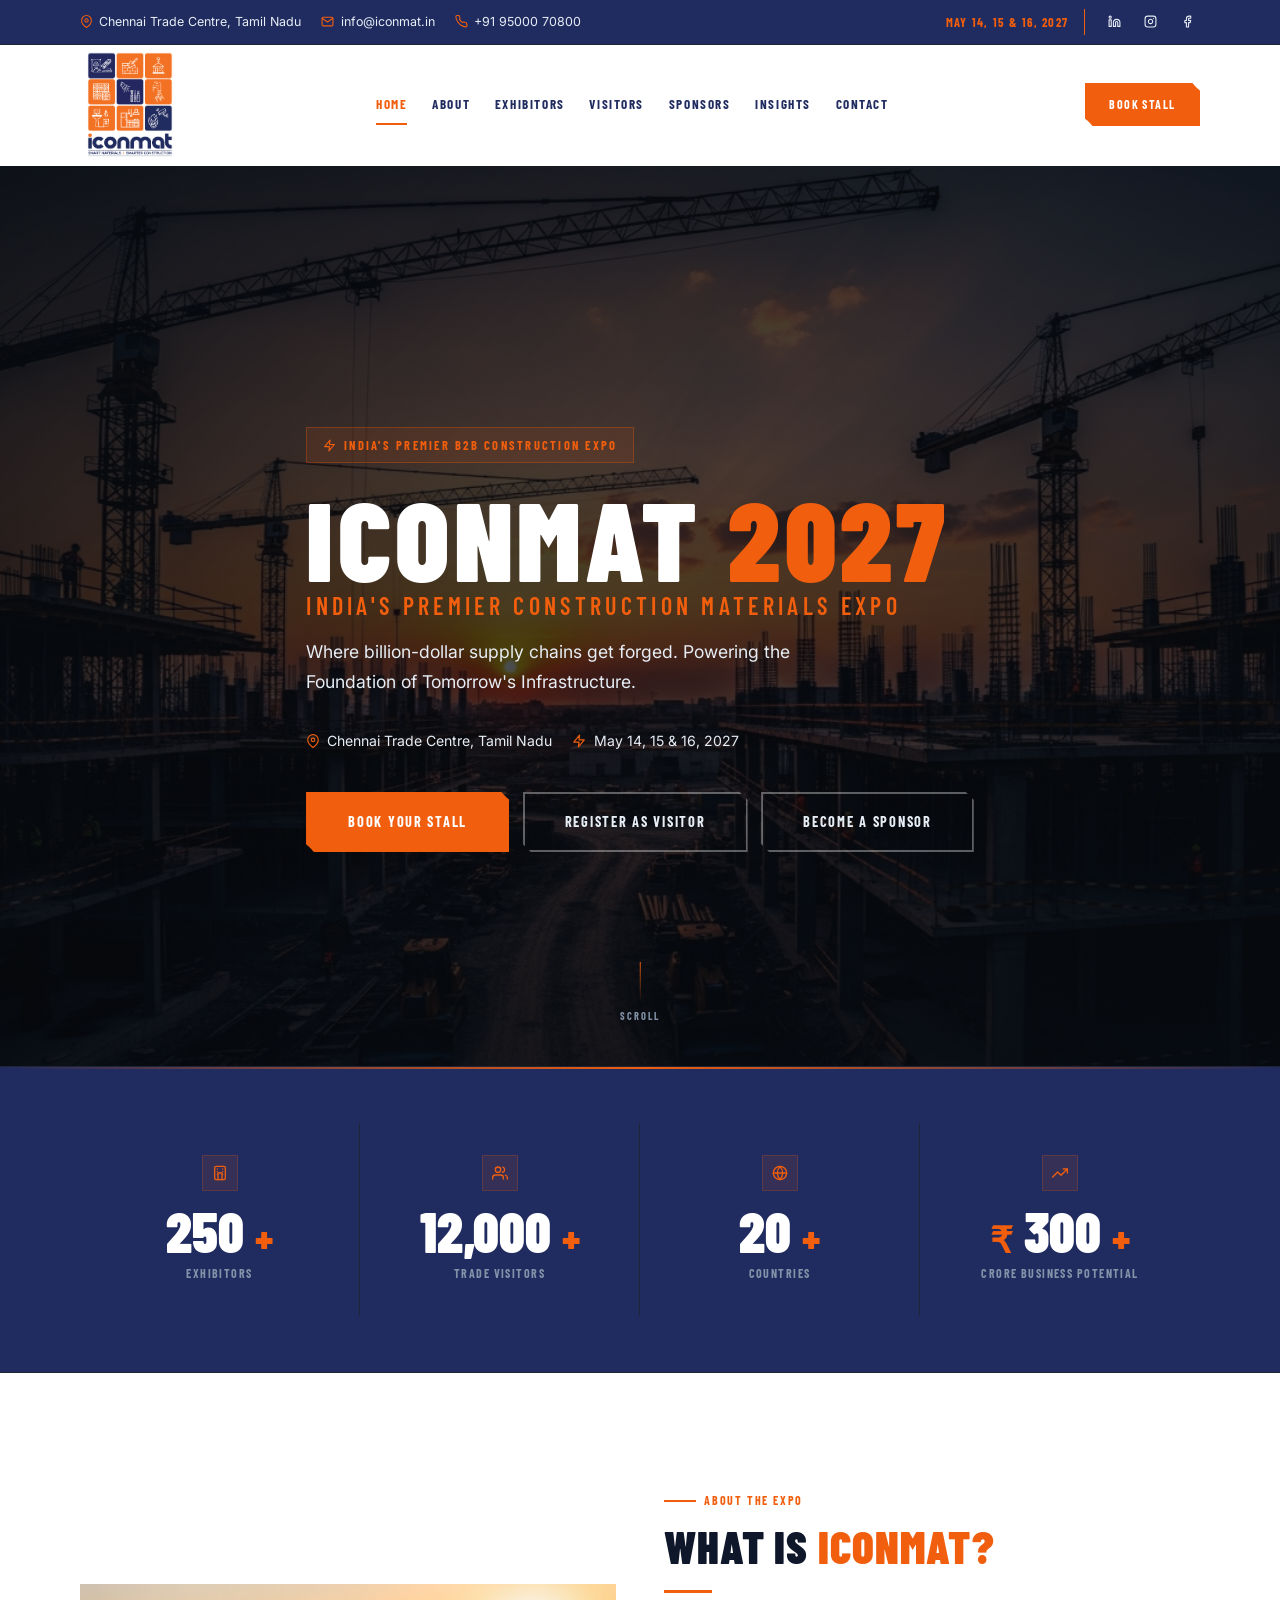
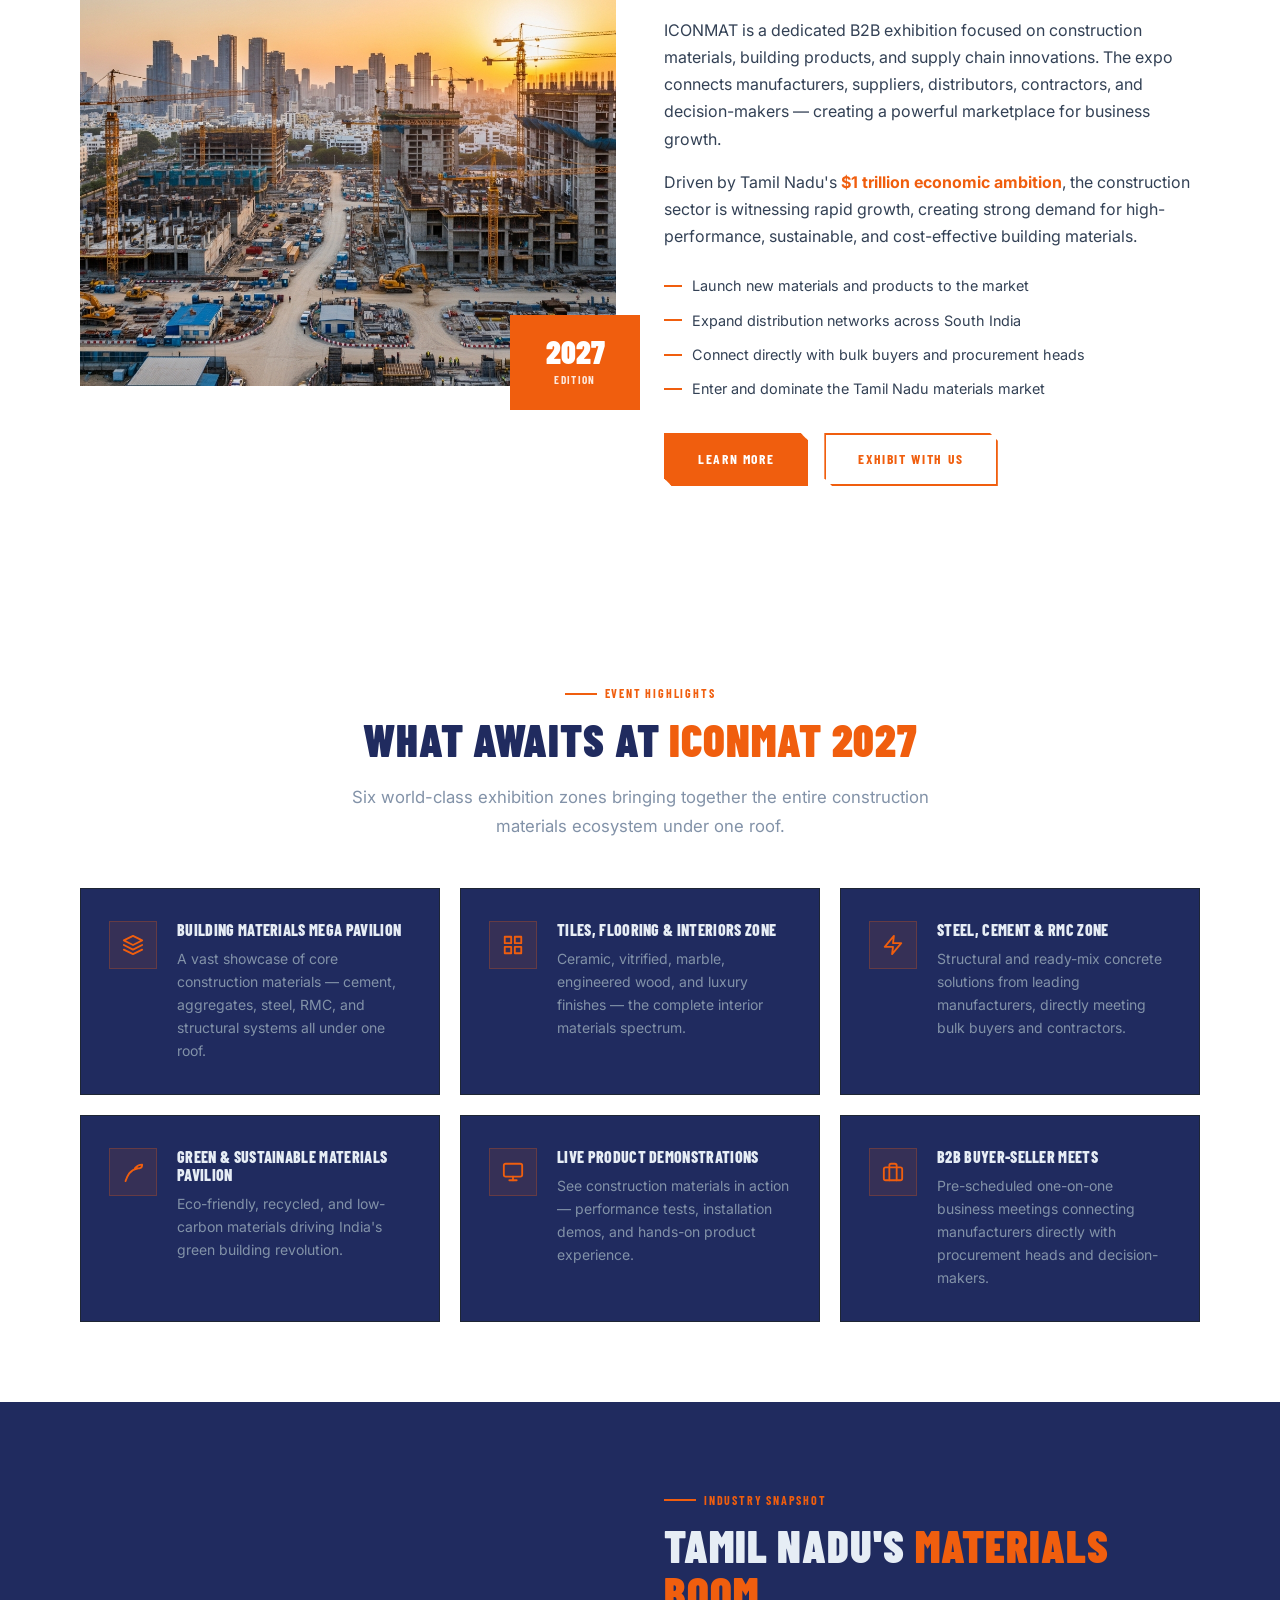
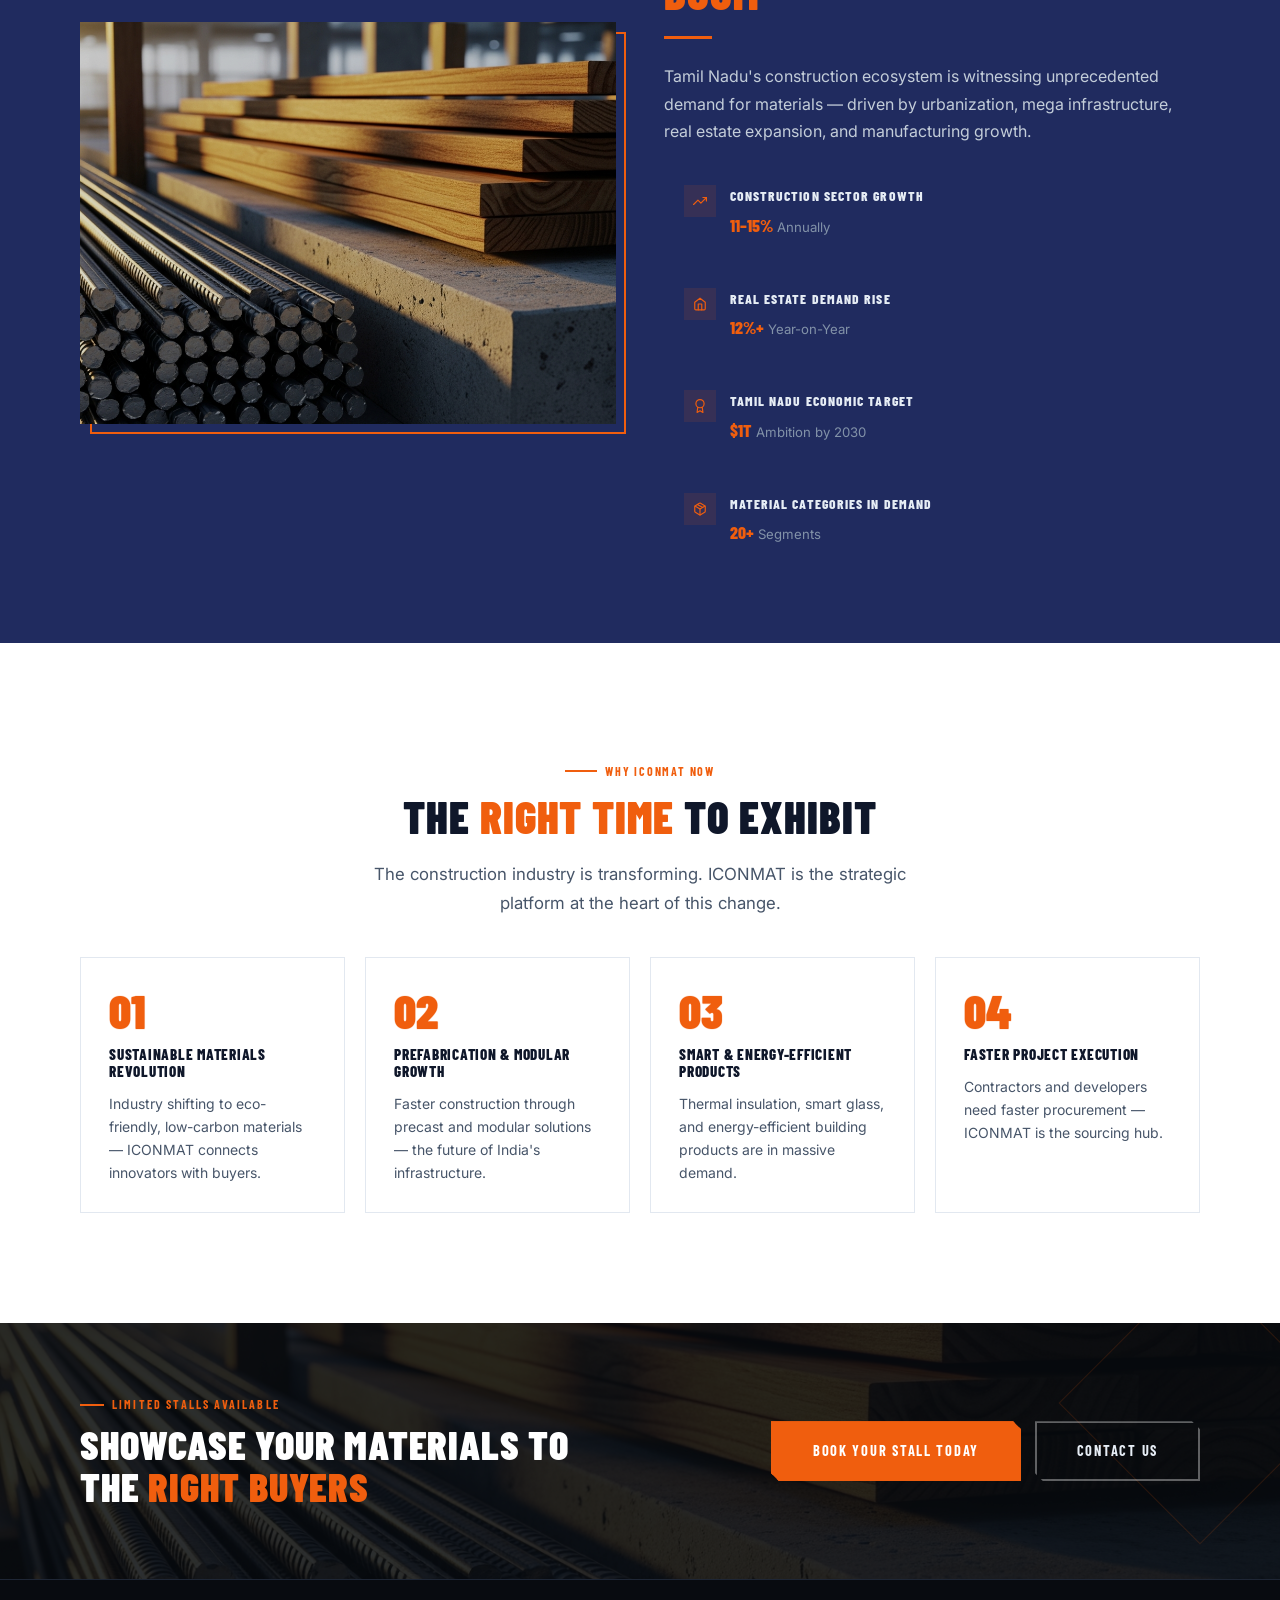
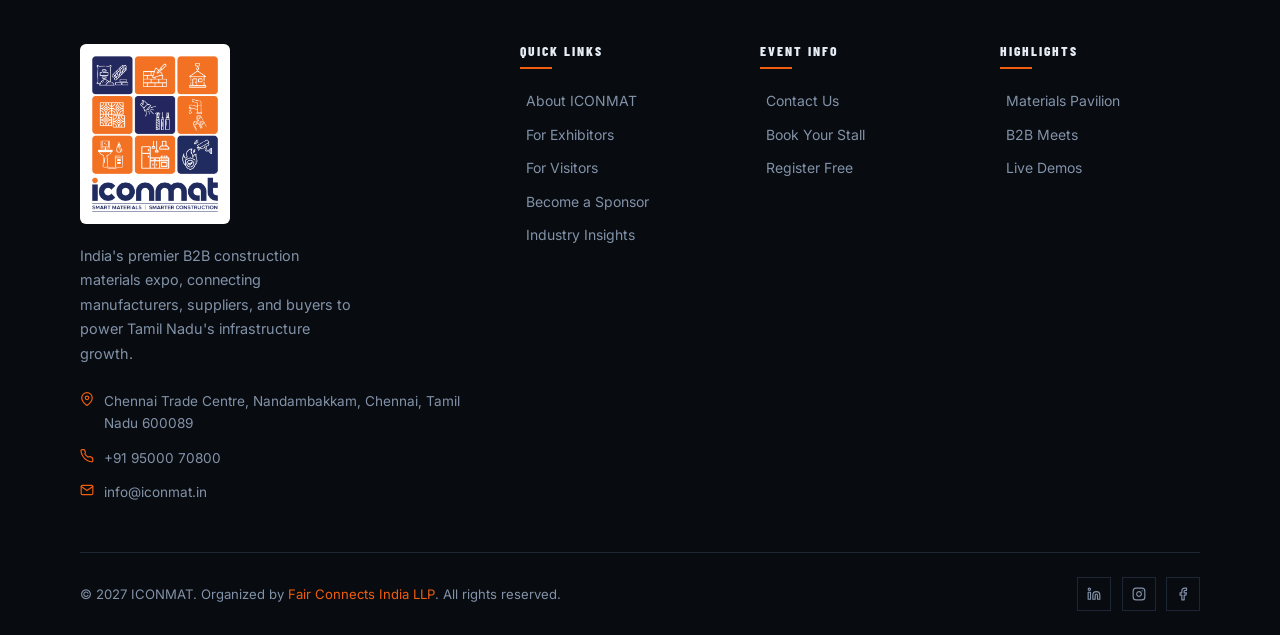
<file: index.html>
<!DOCTYPE html>
<html lang="en">

<head>
    <meta charset="UTF-8">
    <meta name="viewport" content="width=device-width, initial-scale=1.0">
    <title>ICONMAT 2027 | India's Premier Construction Materials Expo — Chennai</title>
    <meta name="description"
        content="ICONMAT 2027 — India's premier B2B construction materials expo at Chennai Trade Centre, Tamil Nadu. 250+ exhibitors, 12,000+ trade visitors, ₹300+ Crore business potential. Book your stall today.">
    <meta name="keywords"
        content="Construction Materials Expo India, Construction Expo Chennai, Building Materials Exhibition 2027, Construction Trade Show Tamil Nadu, B2B Construction Expo India, construction materials exhibition in Chennai 2027, building materials suppliers expo Tamil Nadu">
    <meta property="og:title" content="ICONMAT 2027 | Construction Materials Expo in Chennai, India">
    <meta property="og:description"
        content="Join ICONMAT 2027 – India’s leading construction materials expo in Chennai. Connect with suppliers and grow your business.">
    <meta property="og:type" content="website">
    <meta property="og:image" content="https://www.iconmat.in/assets/images/hero-home.png">
    <meta property="og:url" content="https://www.iconmat.in/">
    <meta name="twitter:card" content="summary_large_image">
    <link rel="icon" href="assets/images/favicon.svg" type="image/svg+xml">
    <link rel="canonical" href="https://www.iconmat.in/">

    <!-- Google Fonts -->
    <link rel="preconnect" href="https://fonts.googleapis.com">
    <link rel="preconnect" href="https://fonts.gstatic.com" crossorigin>
    <link
        href="https://fonts.googleapis.com/css2?family=Barlow+Condensed:ital,wght@0,400;0,600;0,700;0,800;0,900;1,700&family=Inter:wght@300;400;500;600;700&display=swap"
        rel="stylesheet">

    <!-- CSS — Shared -->
    <link rel="stylesheet" href="assets/css/base.css">
    <link rel="stylesheet" href="assets/css/navbar.css">
    <link rel="stylesheet" href="assets/css/footer.css">
    <!-- CSS — Page Sections -->
    <link rel="stylesheet" href="assets/css/hero.css">
    <link rel="stylesheet" href="assets/css/stats.css">
    <link rel="stylesheet" href="assets/css/highlights.css">
    <link rel="stylesheet" href="assets/css/categories.css">
    <link rel="stylesheet" href="assets/css/cta-banner.css">

    <!-- Schema.org Organization + Event JSON-LD -->
    <script type="application/ld+json">
  {
    "@context": "https://schema.org",
    "@type": "Event",
    "name": "ICONMAT 2027",
    "description": "India's Premier B2B Construction Materials Expo — Chennai Trade Centre, Tamil Nadu",
    "startDate": "2027-04-15",
    "endDate": "2027-04-18",
    "location": {
      "@type": "Place",
      "name": "Chennai Trade Centre",
      "address": {
        "@type": "PostalAddress",
        "streetAddress": "Nandambakkam",
        "addressLocality": "Chennai",
        "addressRegion": "Tamil Nadu",
        "postalCode": "600089",
        "addressCountry": "IN"
      }
    },
    "organizer": {
      "@type": "Organization",
      "name": "Fair Connects India LLP",
      "email": "info@iconmat.in"
    },
    "eventStatus": "https://schema.org/EventScheduled",
    "eventAttendanceMode": "https://schema.org/OfflineEventAttendanceMode"
  }
  </script>
</head>

<body>

    <!-- Navbar (injected by navbar.js) -->
    <div id="navbar-placeholder" role="banner"></div>

    <main>
        <!-- Hero Section -->
        <section id="hero" aria-label="Hero Banner"></section>

        <!-- Key Stats -->
        <section id="stats-section" aria-label="Key Statistics"></section>

        <!-- About ICONMAT -->
        <section id="about-intro" aria-label="About ICONMAT"></section>

        <!-- Event Highlights -->
        <section id="highlights-section" aria-label="Event Highlights"></section>

        <!-- Industry Snapshot -->
        <section id="industry-section" aria-label="Industry Snapshot"></section>

        <!-- Why ICONMAT Now -->
        <section id="why-section" aria-label="Why ICONMAT Now"></section>

        <!-- CTA Banner -->
        <div id="cta-section" aria-label="Call to Action"></div>
    </main>

    <!-- Footer (injected by footer.js) -->
    <div id="footer-placeholder" role="contentinfo"></div>

    <!-- JS — Data & Shared Components -->
    <script src="assets/js/data.js"></script>
    <script src="assets/js/icons.js"></script>
    <script src="assets/js/navbar.js"></script>
    <script src="assets/js/footer.js"></script>
    <script src="assets/js/animations.js"></script>
    <!-- JS — Page Section -->
    <script src="assets/js/home.js"></script>

</body>

</html>
</file>
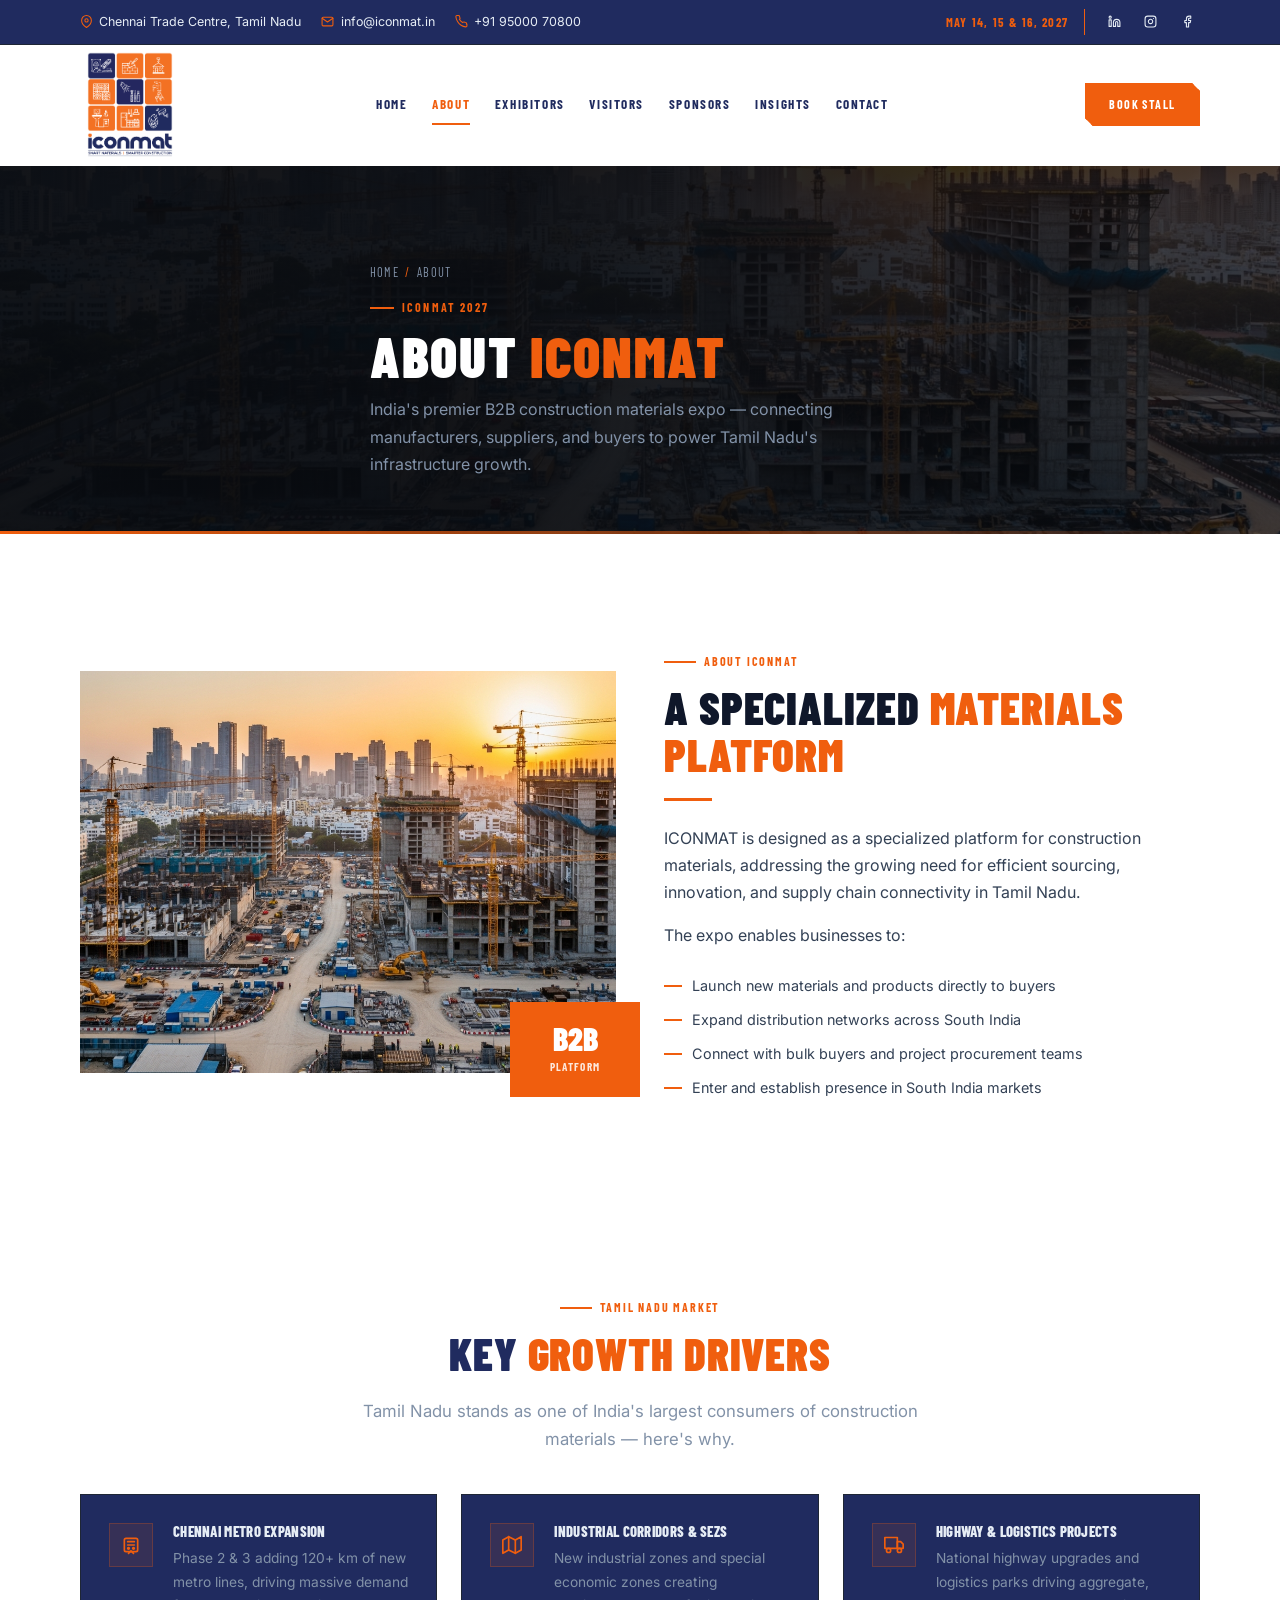
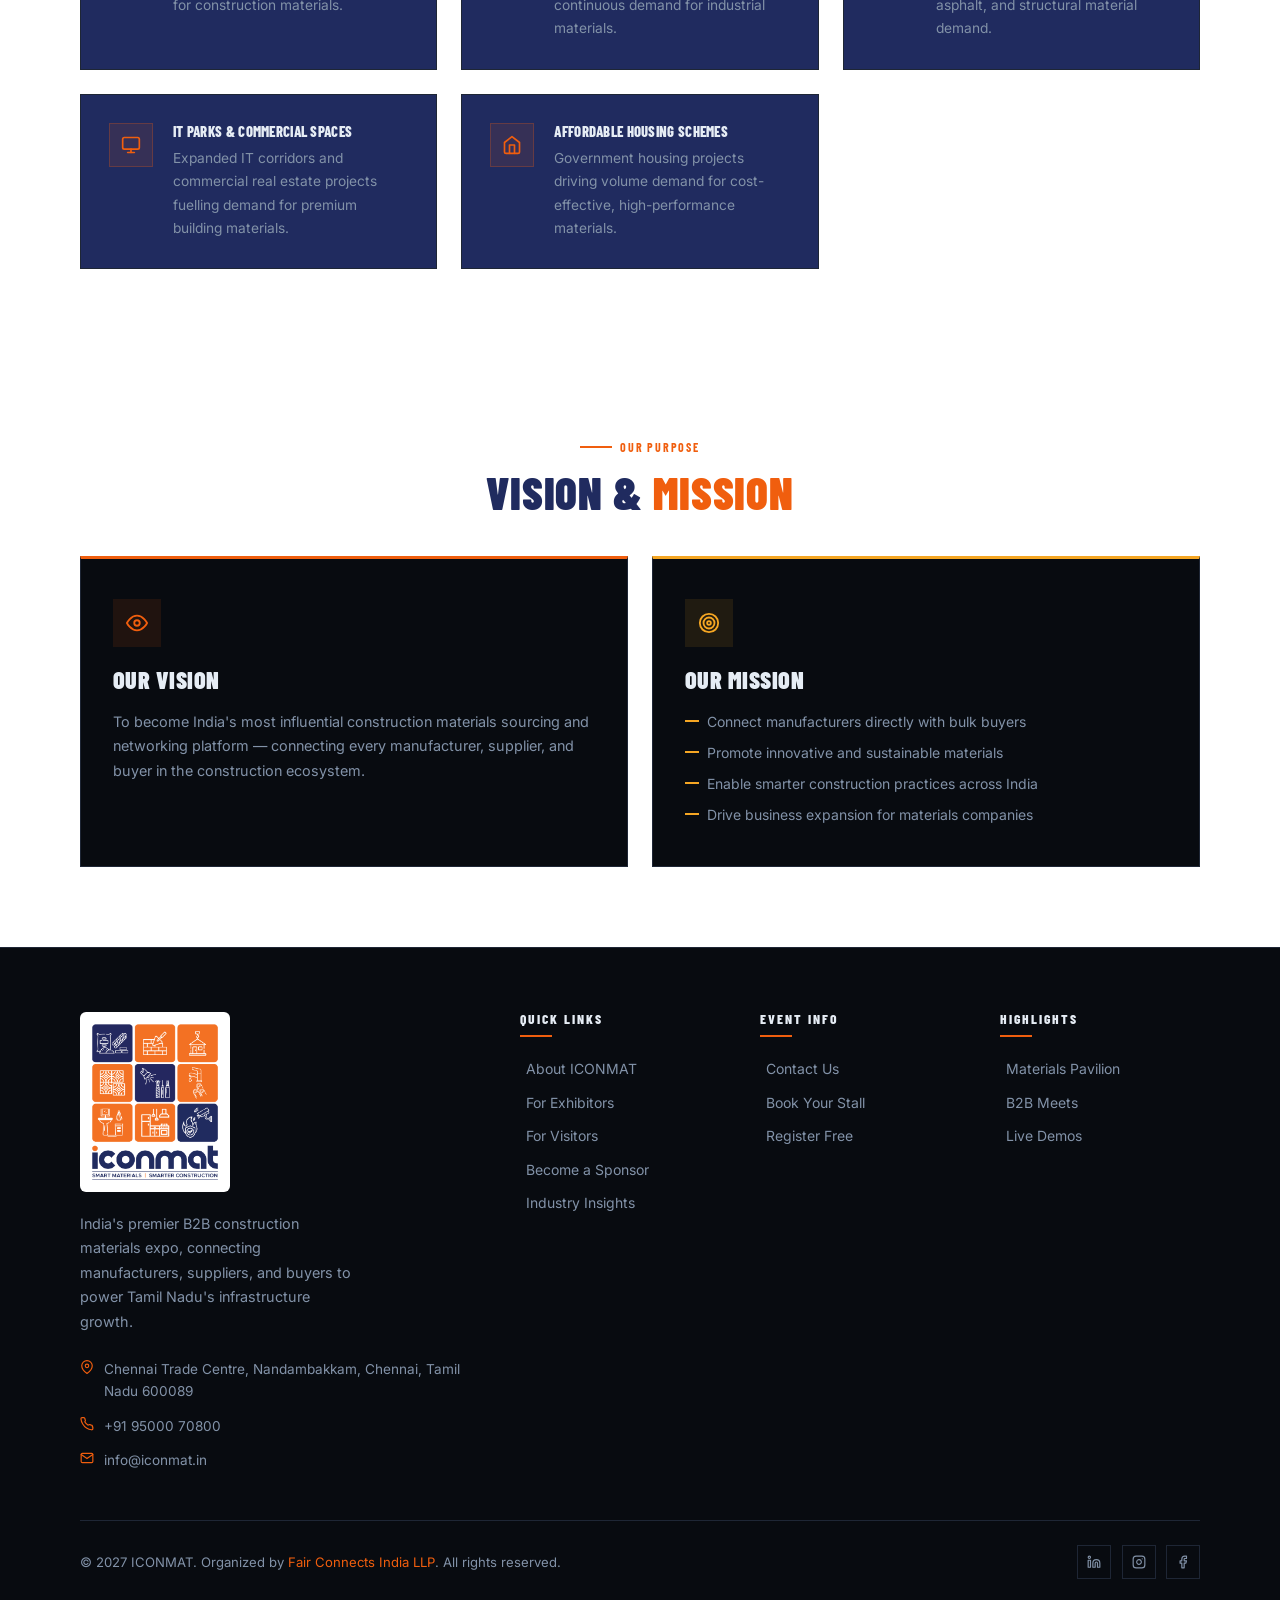
<file: about.html>
<!DOCTYPE html>
<html lang="en">

<head>
    <meta charset="UTF-8">
    <meta name="viewport" content="width=device-width, initial-scale=1.0">
    <title>About ICONMAT 2027 | Infrastructure & Sourcing</title>
    <meta name="description"
        content="Learn about ICONMAT — India's premier B2B platform for construction materials sourcing, infrastructure supply chain, and networking in Tamil Nadu.">
    <meta name="keywords" content="construction materials sourcing, infrastructure supply chain, B2B exhibitions India, Chennai trade events, construction industry">
    <meta property="og:title" content="About ICONMAT 2027 | Infrastructure & Sourcing">
    <meta property="og:description"
        content="Learn about ICONMAT — India's premier B2B platform for construction materials sourcing, infrastructure supply chain, and networking in Tamil Nadu.">
    <meta property="og:type" content="website">
    <meta property="og:image" content="https://www.iconmat.in/assets/images/hero-about.png">
    <meta property="og:url" content="https://www.iconmat.in/about.html">
    <meta name="twitter:card" content="summary_large_image">
    <link rel="icon" href="assets/images/favicon.svg" type="image/svg+xml">
    <link rel="canonical" href="https://www.iconmat.in/about.html">

    <!-- Schema.org Organization JSON-LD -->
    <script type="application/ld+json">
    {
      "@context": "https://schema.org",
      "@type": "Organization",
      "name": "Fair Connects India LLP",
      "url": "https://www.iconmat.in/about.html",
      "logo": "https://www.iconmat.in/assets/images/favicon.svg",
      "description": "Organizers of India's premier B2B construction materials expos and infrastructure events.",
      "contactPoint": {
        "@type": "ContactPoint",
        "telephone": "+91 95000 70800",
        "contactType": "customer service",
        "email": "info@iconmat.in",
        "availableLanguage": "English"
      }
    }
    </script>

    <link rel="preconnect" href="https://fonts.googleapis.com">
    <link rel="preconnect" href="https://fonts.gstatic.com" crossorigin>
    <link
        href="https://fonts.googleapis.com/css2?family=Barlow+Condensed:ital,wght@0,400;0,600;0,700;0,800;0,900;1,700&family=Inter:wght@300;400;500;600;700&display=swap"
        rel="stylesheet">

    <link rel="stylesheet" href="assets/css/base.css">
    <link rel="stylesheet" href="assets/css/navbar.css">
    <link rel="stylesheet" href="assets/css/footer.css">
    <link rel="stylesheet" href="assets/css/page-hero.css">
    <link rel="stylesheet" href="assets/css/categories.css">
    <link rel="stylesheet" href="assets/css/contact-form.css">
</head>

<body>

    <div id="navbar-placeholder" role="banner"></div>

    <main>
        <!-- Page Hero -->
        <section id="page-hero" aria-label="About Page Header" style="background-image: none;">
            <div class="page-hero-bg" style="background-image:url('assets/images/hero-about.png')"></div>
            <div class="page-hero-overlay"></div>
            <div class="container">
                <div class="page-hero-content">
                    <nav class="page-hero-breadcrumb" aria-label="Breadcrumb">
                        <a href="index.html">Home</a>
                        <span class="sep">/</span>
                        <span>About</span>
                    </nav>
                    <div class="page-hero-tag">ICONMAT 2027</div>
                    <h1 class="page-hero-title">About <span>ICONMAT</span></h1>
                    <p class="page-hero-desc">India's premier B2B construction materials expo — connecting
                        manufacturers, suppliers, and buyers to power Tamil Nadu's infrastructure growth.</p>
                </div>
            </div>
        </section>

        <!-- About Intro -->
        <section id="about-intro" aria-label="About ICONMAT Details"></section>

        <!-- Growth Drivers -->
        <section id="growth-drivers" style="padding: var(--section-py) 0;" aria-label="Key Growth Drivers"></section>

        <!-- Vision & Mission -->
        <section id="vision-mission" aria-label="Vision and Mission"></section>
    </main>

    <div id="footer-placeholder" role="contentinfo"></div>

    <script src="assets/js/data.js"></script>
    <script src="assets/js/icons.js"></script>
    <script src="assets/js/navbar.js"></script>
    <script src="assets/js/footer.js"></script>
    <script src="assets/js/animations.js"></script>
    <script src="assets/js/about.js"></script>

</body>

</html>
</file>
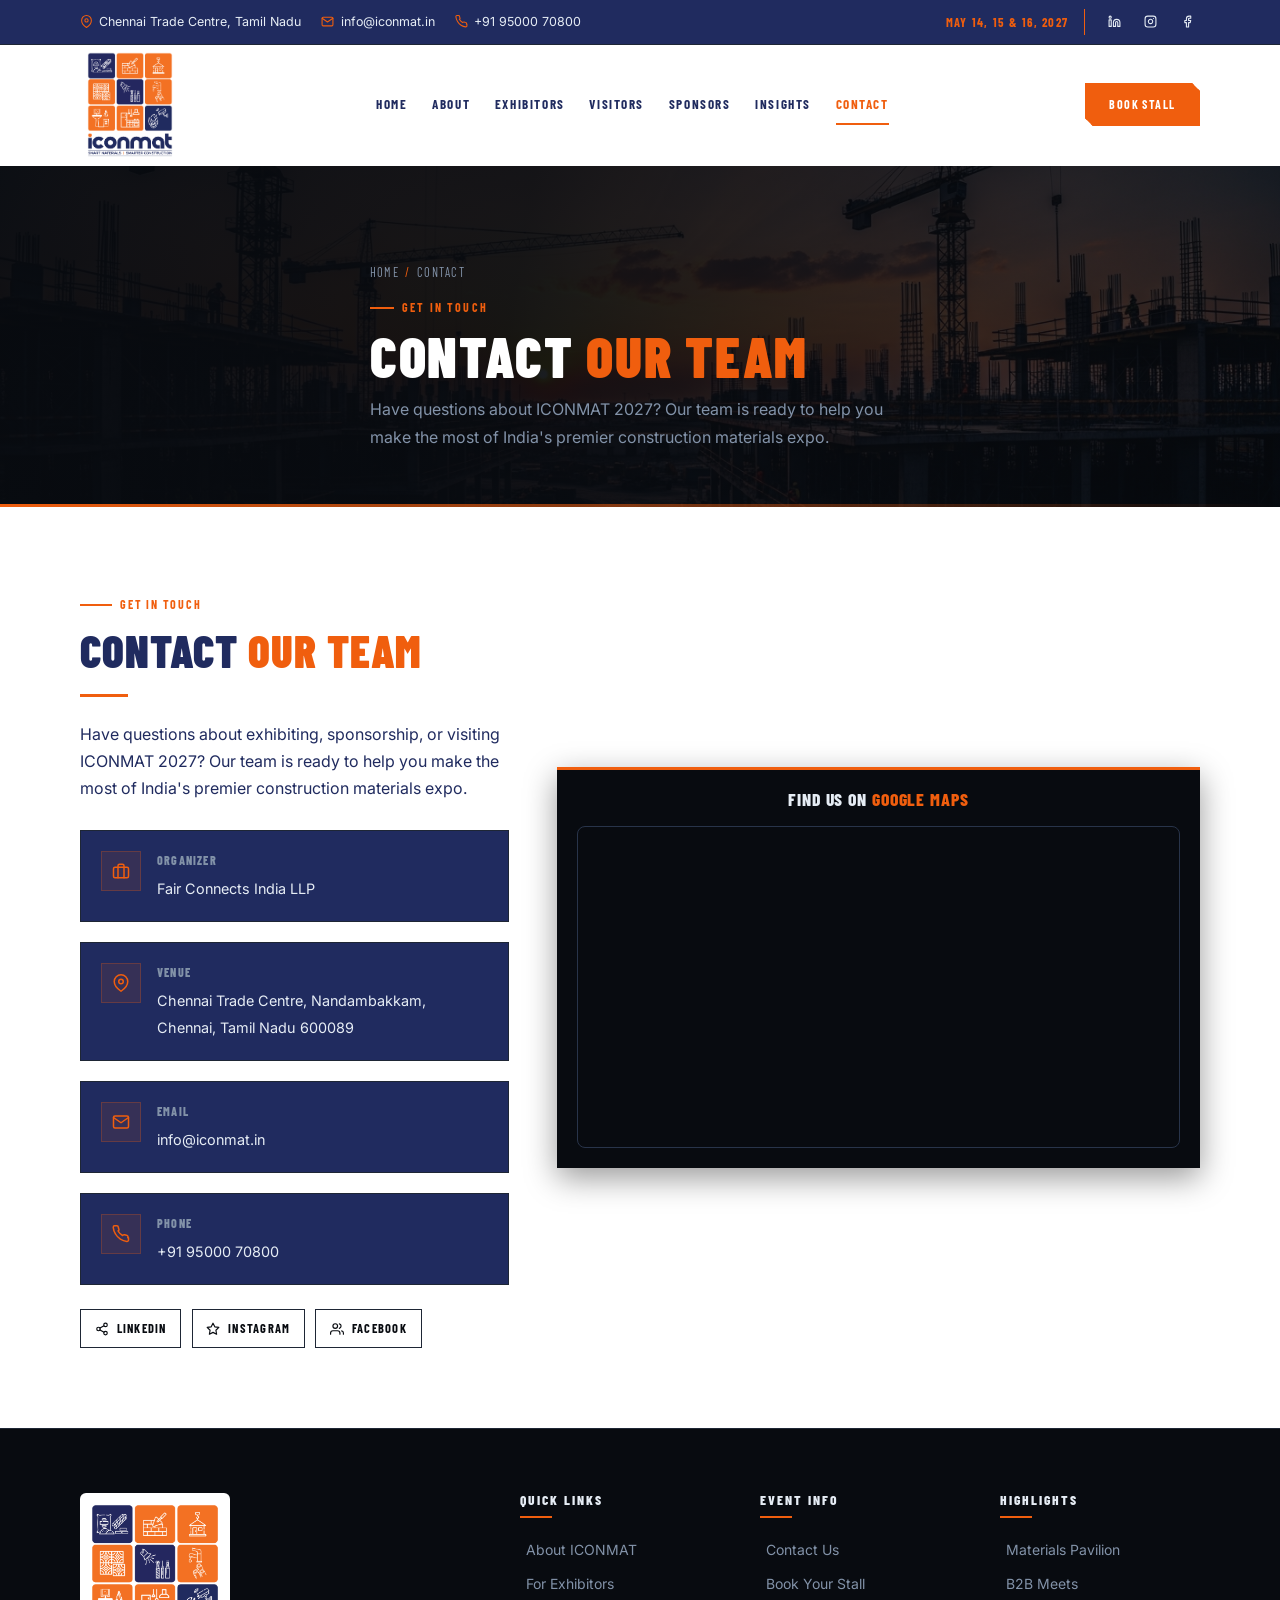
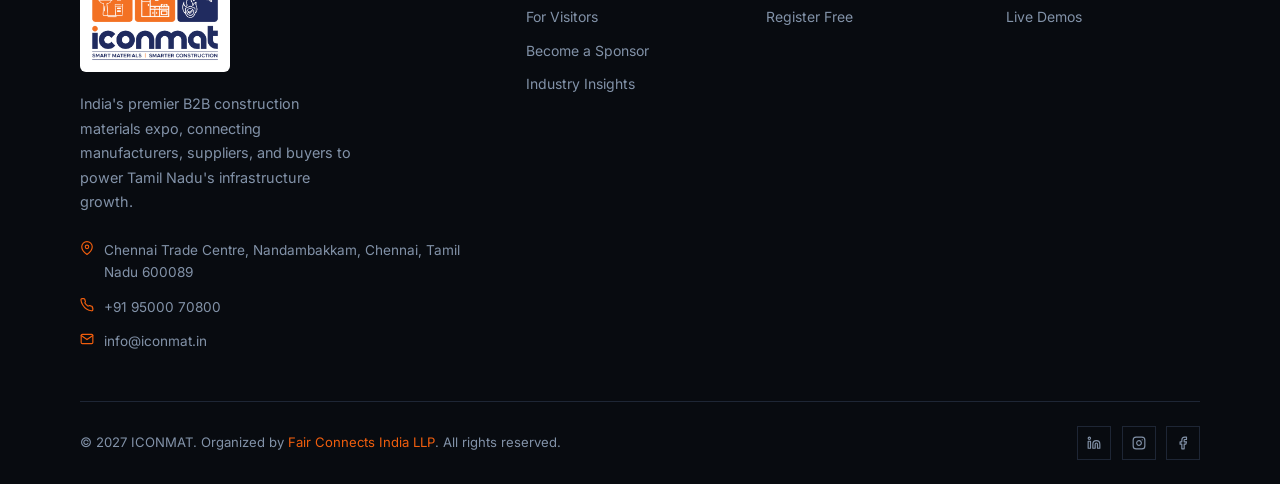
<file: contact.html>
<!DOCTYPE html>
<html lang="en">

<head>
    <meta charset="UTF-8">
    <meta name="viewport" content="width=device-width, initial-scale=1.0">
    <title>Contact Us | ICONMAT 2027 — Fair Connects India LLP</title>
    <meta name="description"
        content="Contact ICONMAT 2027 — send an enquiry about exhibiting, sponsorship, or visitor registration. Fair Connects India LLP, Chennai, Tamil Nadu. Email: info@iconmat.in">
    <meta name="keywords" content="contact ICONMAT 2027, construction expo contact, Fair Connects India LLP, Chennai Trade Centre events">
    <meta property="og:title" content="Contact ICONMAT 2027 | Fair Connects India LLP">
    <meta property="og:description"
        content="Get in touch with the ICONMAT team for exhibition stalls, sponsorship packages, and visitor registration. We're here to help.">
    <meta property="og:type" content="website">
    <meta property="og:image" content="https://www.iconmat.in/assets/images/hero-home.png">
    <meta property="og:url" content="https://www.iconmat.in/contact.html">
    <meta name="twitter:card" content="summary_large_image">
    <link rel="icon" href="assets/images/favicon.svg" type="image/svg+xml">
    <link rel="canonical" href="https://www.iconmat.in/contact.html">

    <!-- Schema.org LocalBusiness & Breadcrumbs -->
    <script type="application/ld+json">
    [{
      "@context": "https://schema.org",
      "@type": "LocalBusiness",
      "name": "Fair Connects India LLP — ICONMAT",
      "email": "info@iconmat.in",
      "address": {
        "@type": "PostalAddress",
        "streetAddress": "Chennai Trade Centre, Nandambakkam",
        "addressLocality": "Chennai",
        "addressRegion": "Tamil Nadu",
        "postalCode": "600089",
        "addressCountry": "IN"
      }
    },
    {
      "@context": "https://schema.org",
      "@type": "BreadcrumbList",
      "itemListElement": [{
        "@type": "ListItem",
        "position": 1,
        "name": "Home",
        "item": "https://www.iconmat.in/"
      },{
        "@type": "ListItem",
        "position": 2,
        "name": "Contact",
        "item": "https://www.iconmat.in/contact.html"
      }]
    }]
    </script>

    <link rel="preconnect" href="https://fonts.googleapis.com">
    <link rel="preconnect" href="https://fonts.gstatic.com" crossorigin>
    <link
        href="https://fonts.googleapis.com/css2?family=Barlow+Condensed:ital,wght@0,400;0,600;0,700;0,800;0,900;1,700&family=Inter:wght@300;400;500;600;700&display=swap"
        rel="stylesheet">

    <link rel="stylesheet" href="assets/css/base.css">
    <link rel="stylesheet" href="assets/css/navbar.css">
    <link rel="stylesheet" href="assets/css/footer.css">
    <link rel="stylesheet" href="assets/css/page-hero.css">
    <link rel="stylesheet" href="assets/css/contact-form.css">
</head>

<body>

    <div id="navbar-placeholder" role="banner"></div>

    <main>
        <section id="page-hero" aria-label="Contact Page Header">
            <div class="page-hero-bg" style="background-image:url('assets/images/hero-home.png')"></div>
            <div class="page-hero-overlay"></div>
            <div class="container">
                <div class="page-hero-content">
                    <nav class="page-hero-breadcrumb" aria-label="Breadcrumb">
                        <a href="index.html">Home</a>
                        <span class="sep">/</span>
                        <span>Contact</span>
                    </nav>
                    <div class="page-hero-tag">Get in Touch</div>
                    <h1 class="page-hero-title">Contact <span>Our Team</span></h1>
                    <p class="page-hero-desc">Have questions about ICONMAT 2027? Our team is ready to help you make the
                        most of India's premier construction materials expo.</p>
                </div>
            </div>
        </section>

        <!-- Contact Section -->
        <section id="contact-section" aria-label="Contact Information and Enquiry Form"></section>
    </main>

    <div id="footer-placeholder" role="contentinfo"></div>

    <script src="assets/js/data.js"></script>
    <script src="assets/js/icons.js"></script>
    <script src="assets/js/navbar.js"></script>
    <script src="assets/js/footer.js"></script>
    <script src="assets/js/animations.js"></script>
    <script src="assets/js/contact.js"></script>

</body>

</html>
</file>
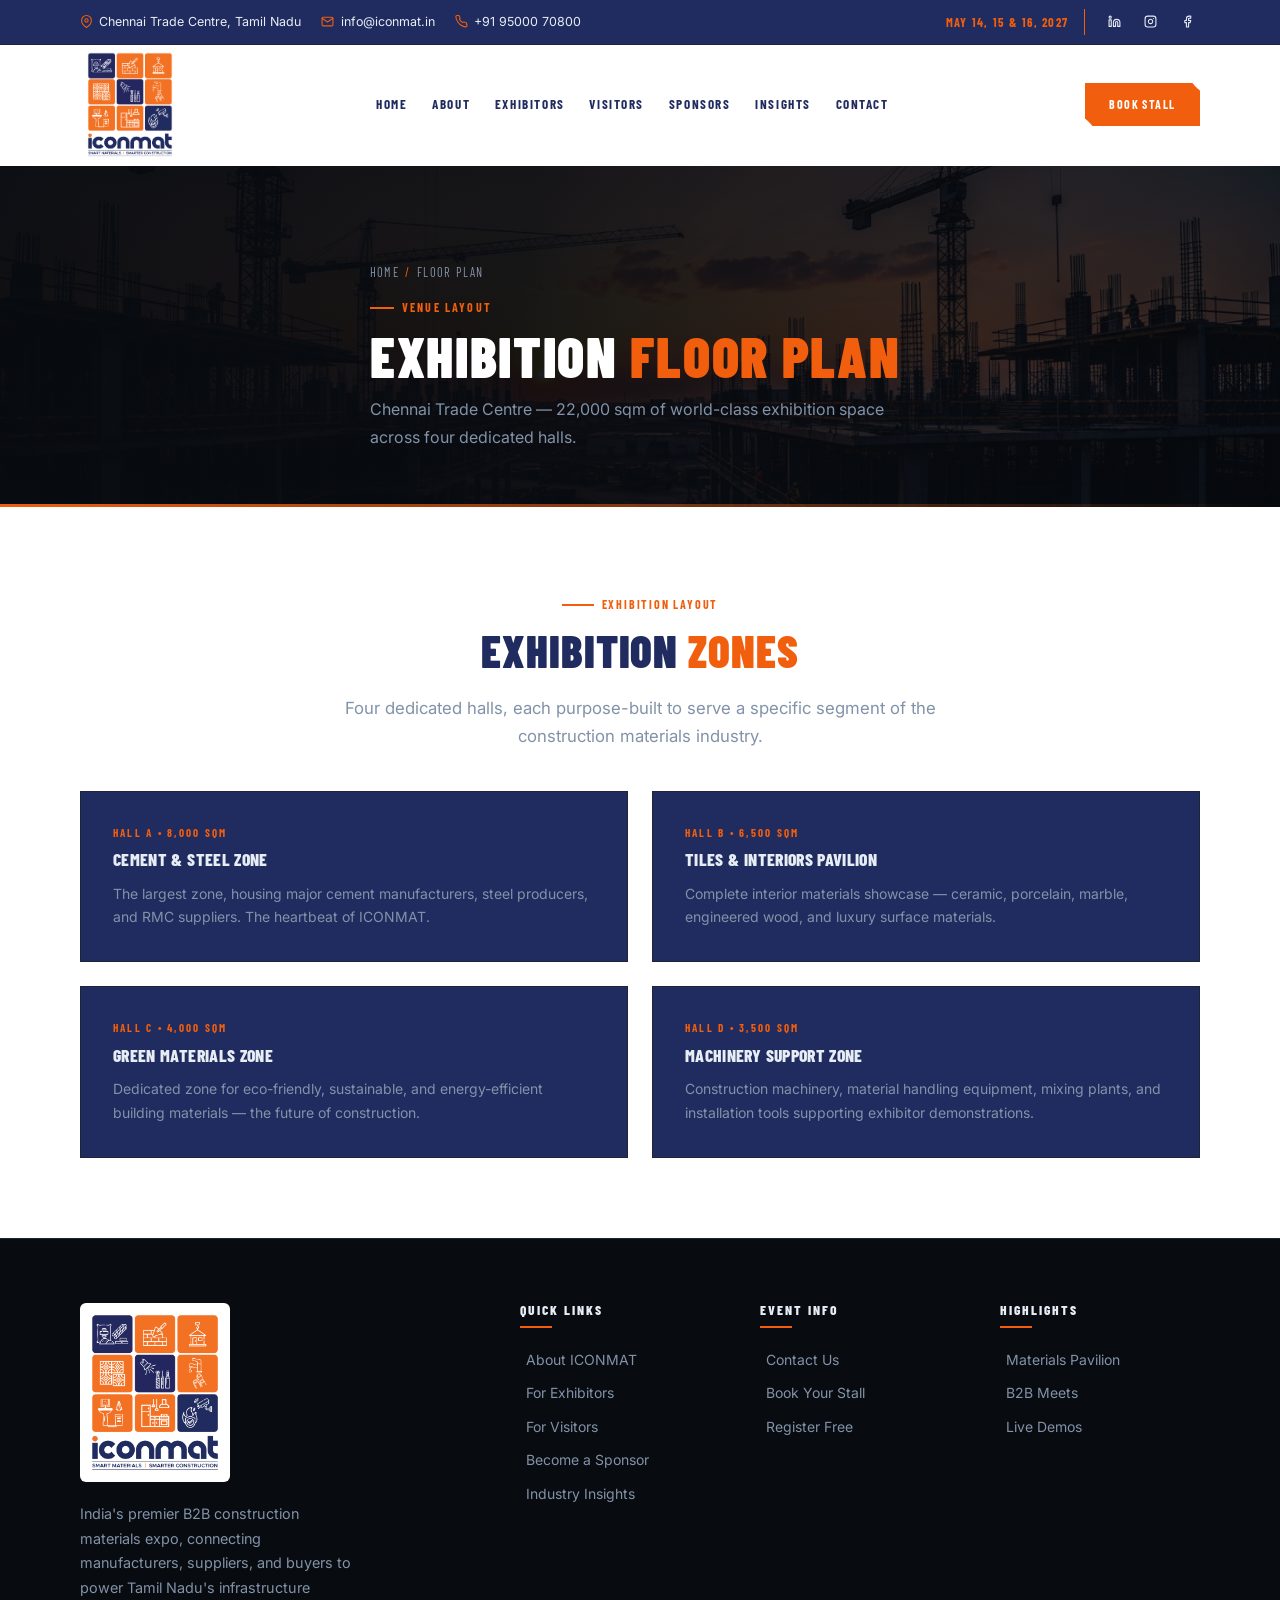
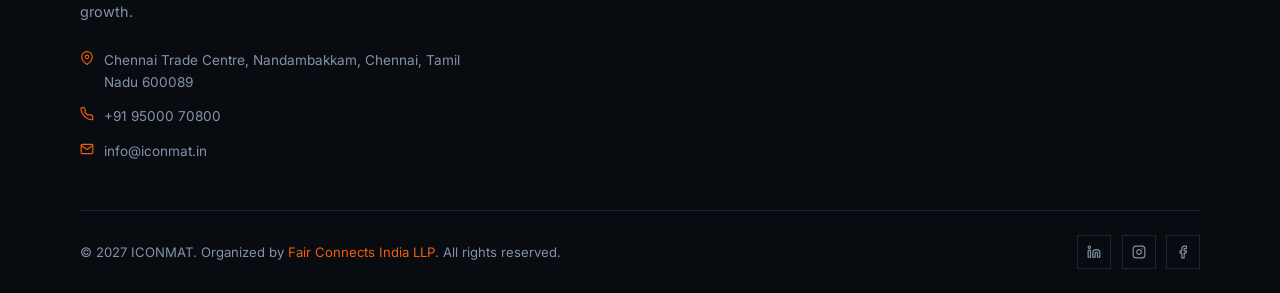
<file: floor-plan.html>
<!DOCTYPE html>
<html lang="en">

<head>
    <meta charset="UTF-8">
    <meta name="viewport" content="width=device-width, initial-scale=1.0">
    <title>Floor Plan | Exhibition Zones — ICONMAT 2027 Chennai Trade Centre</title>
    <meta name="description"
        content="View the ICONMAT 2027 floor plan at Chennai Trade Centre. Four dedicated halls: Cement & Steel Zone, Tiles & Interiors Pavilion, Green Materials Zone, and Machinery Support Zone.">
    <meta name="keywords" content="ICONMAT 2027 floor plan, Chennai Trade Centre map, exhibition zones construction expo, cement zone, green materials pavilion">
    <meta property="og:title" content="Floor Plan | ICONMAT 2027 Exhibition Zones">
    <meta property="og:description"
        content="Explore the ICONMAT 2027 exhibition layout at Chennai Trade Centre — 22,000 sqm across four dedicated material category halls.">
    <meta property="og:type" content="website">
    <meta property="og:image" content="https://www.iconmat.in/assets/images/hero-home.png">
    <meta property="og:url" content="https://www.iconmat.in/floor-plan.html">
    <meta name="twitter:card" content="summary_large_image">
    <link rel="icon" href="assets/images/favicon.svg" type="image/svg+xml">
    <link rel="canonical" href="https://www.iconmat.in/floor-plan.html">

    <!-- Schema.org Breadcrumb JSON-LD -->
    <script type="application/ld+json">
    {
      "@context": "https://schema.org",
      "@type": "BreadcrumbList",
      "itemListElement": [{
        "@type": "ListItem",
        "position": 1,
        "name": "Home",
        "item": "https://www.iconmat.in/"
      },{
        "@type": "ListItem",
        "position": 2,
        "name": "Floor Plan",
        "item": "https://www.iconmat.in/floor-plan.html"
      }]
    }
    </script>

    <link rel="preconnect" href="https://fonts.googleapis.com">
    <link rel="preconnect" href="https://fonts.gstatic.com" crossorigin>
    <link
        href="https://fonts.googleapis.com/css2?family=Barlow+Condensed:ital,wght@0,400;0,600;0,700;0,800;0,900;1,700&family=Inter:wght@300;400;500;600;700&display=swap"
        rel="stylesheet">

    <link rel="stylesheet" href="assets/css/base.css">
    <link rel="stylesheet" href="assets/css/navbar.css">
    <link rel="stylesheet" href="assets/css/footer.css">
    <link rel="stylesheet" href="assets/css/page-hero.css">
    <link rel="stylesheet" href="assets/css/sponsors-tiers.css">
</head>

<body>

    <div id="navbar-placeholder" role="banner"></div>

    <main>
        <section id="page-hero" aria-label="Floor Plan Page Header">
            <div class="page-hero-bg" style="background-image:url('assets/images/hero-home.png')"></div>
            <div class="page-hero-overlay"></div>
            <div class="container">
                <div class="page-hero-content">
                    <nav class="page-hero-breadcrumb" aria-label="Breadcrumb">
                        <a href="index.html">Home</a>
                        <span class="sep">/</span>
                        <span>Floor Plan</span>
                    </nav>
                    <div class="page-hero-tag">Venue Layout</div>
                    <h1 class="page-hero-title">Exhibition <span>Floor Plan</span></h1>
                    <p class="page-hero-desc">Chennai Trade Centre — 22,000 sqm of world-class exhibition space across
                        four dedicated halls.</p>
                </div>
            </div>
        </section>

        <!-- Exhibition Zones -->
        <section id="floor-plan-zones" aria-label="Exhibition Zones"></section>

        <!-- Floor Map -->
        <!-- <section id="floor-plan-map" aria-label="Interactive Floor Map"></section> -->
    </main>

    <div id="footer-placeholder" role="contentinfo"></div>

    <script src="assets/js/data.js"></script>
    <script src="assets/js/icons.js"></script>
    <script src="assets/js/navbar.js"></script>
    <script src="assets/js/footer.js"></script>
    <script src="assets/js/animations.js"></script>
    <script src="assets/js/floor-plan.js"></script>

</body>

</html>
</file>
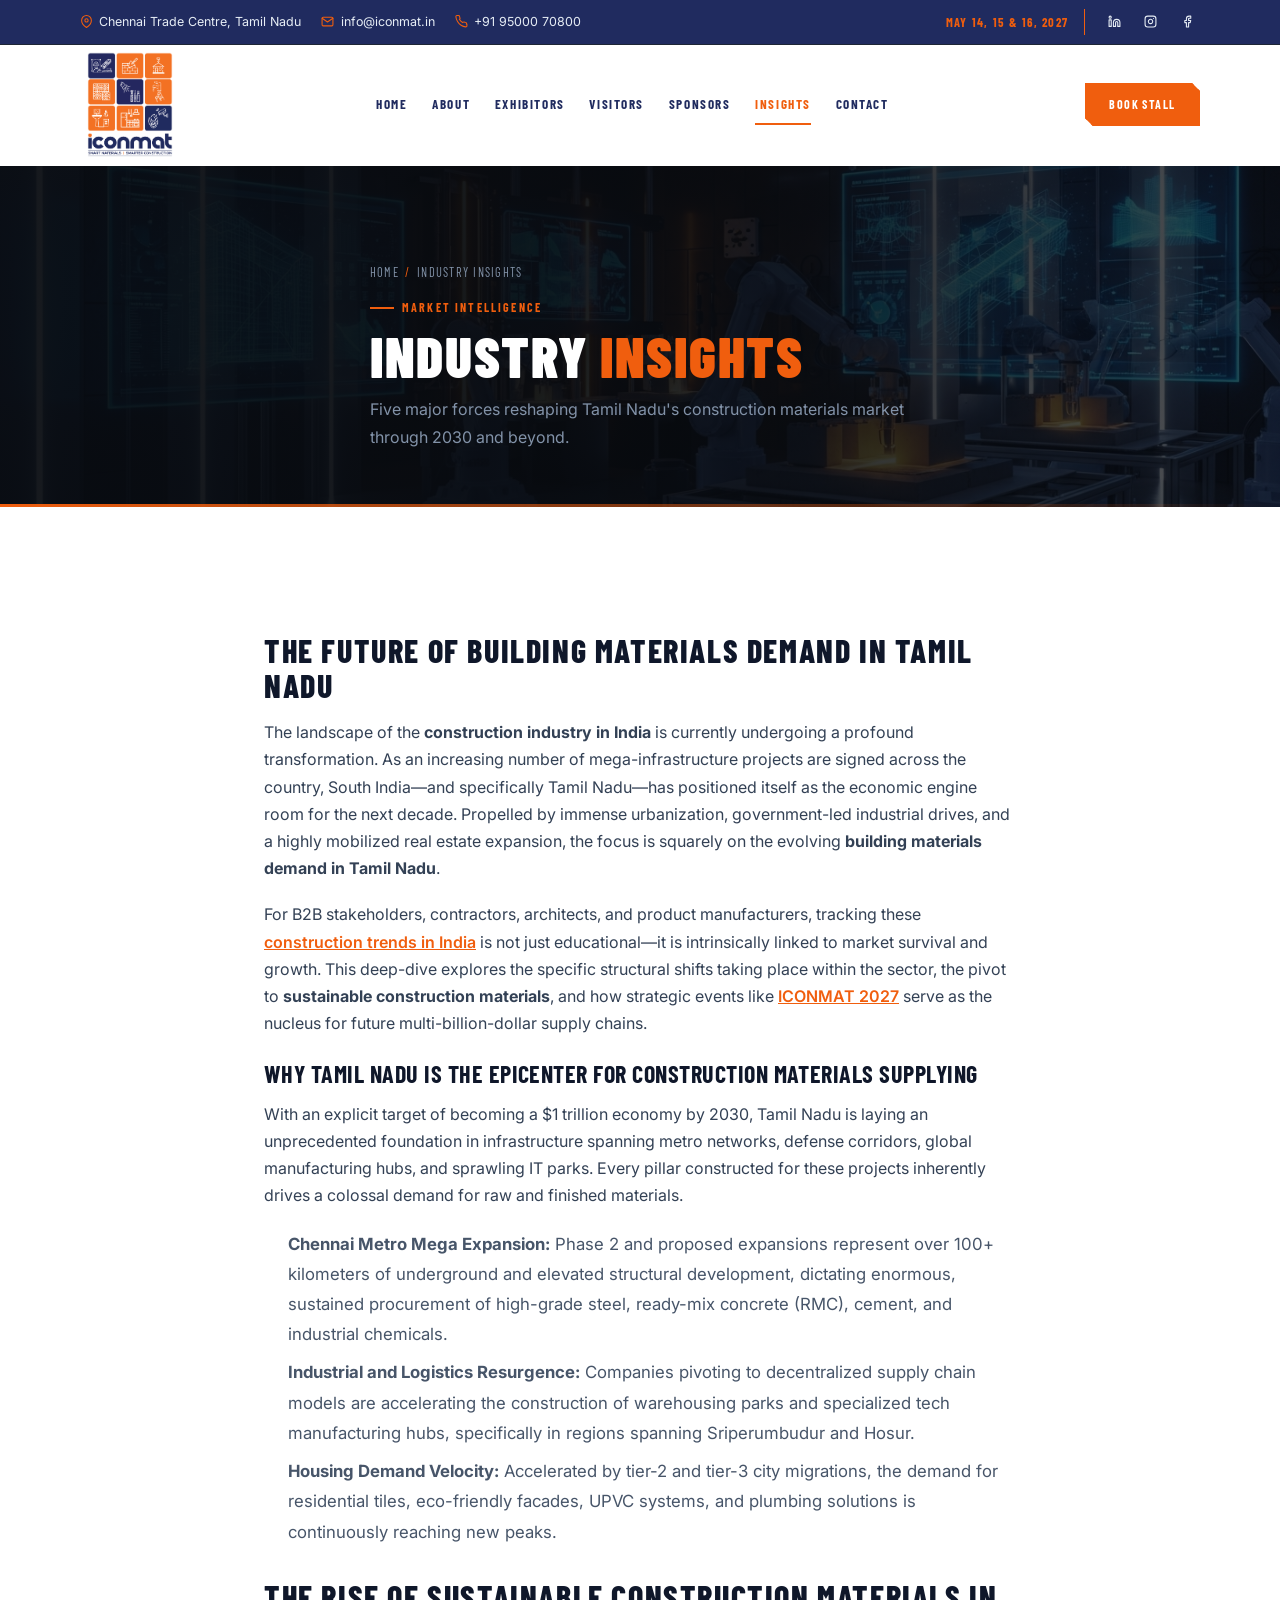
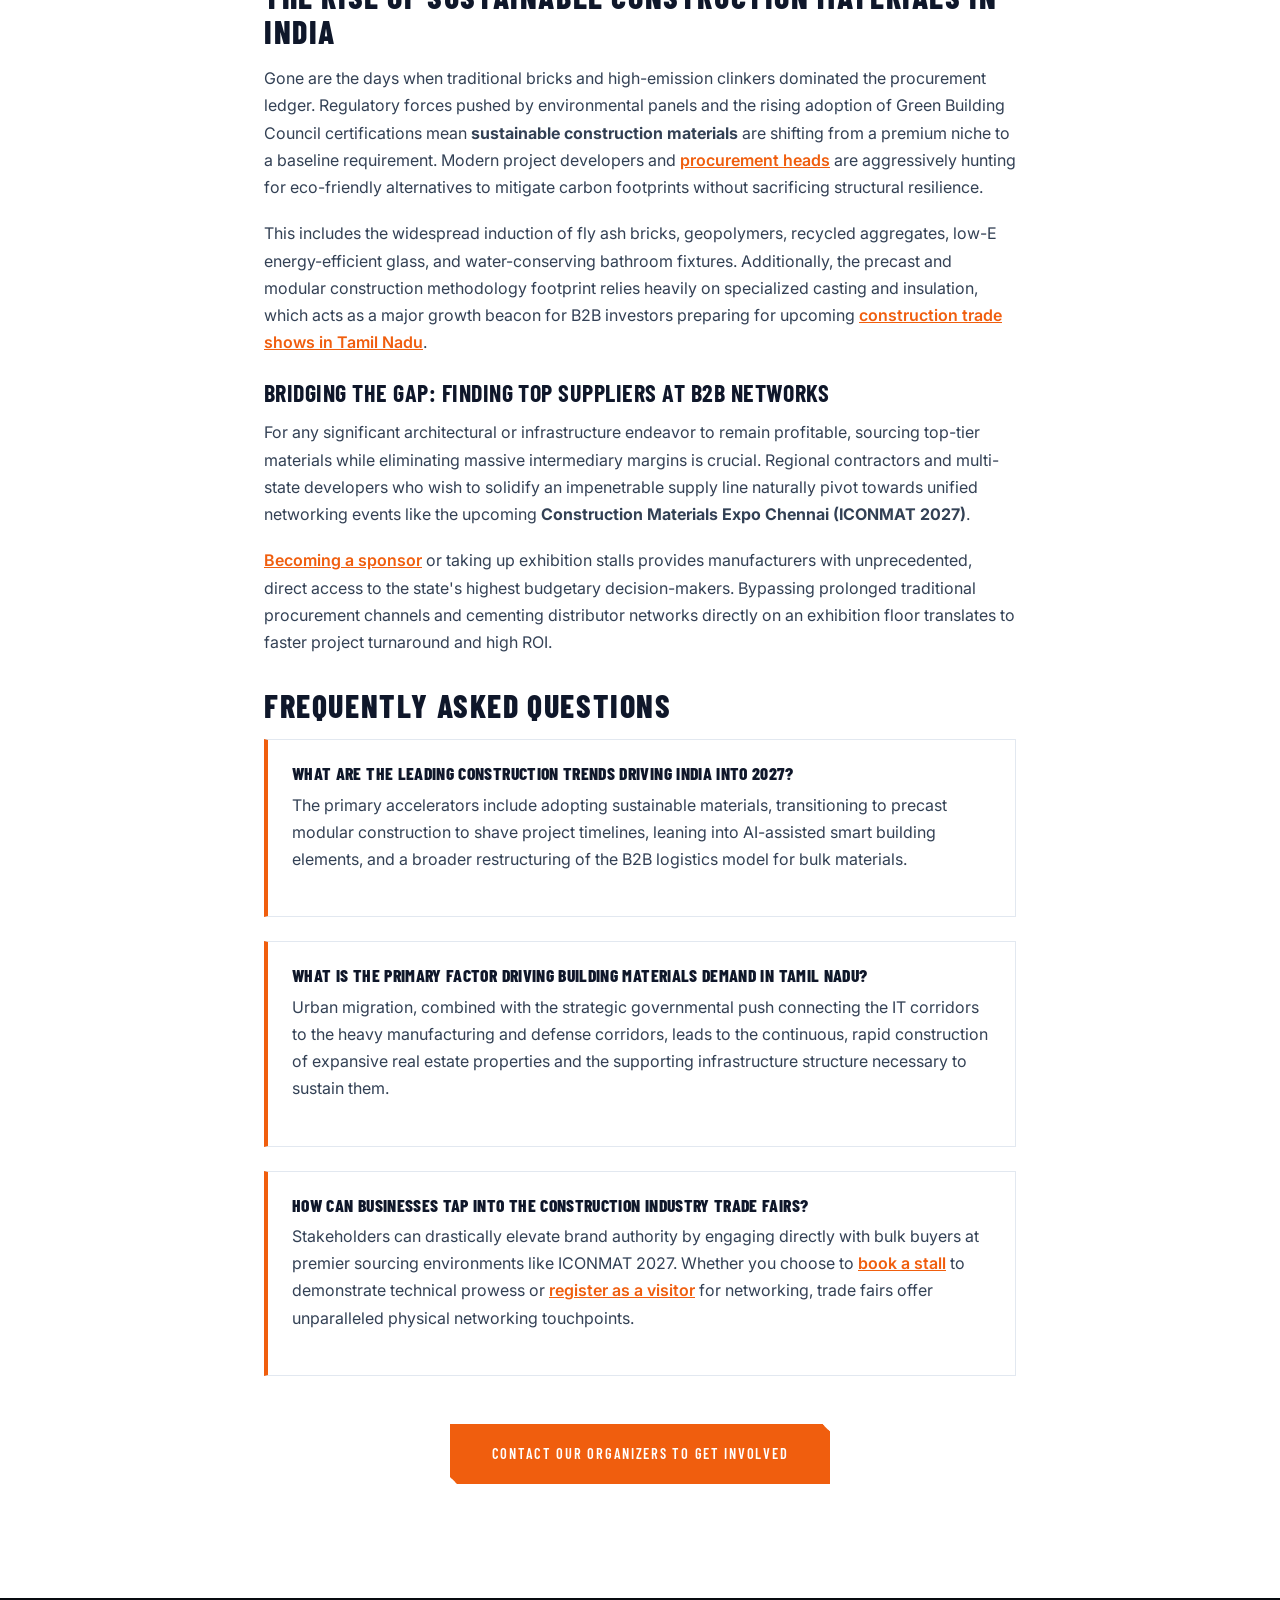
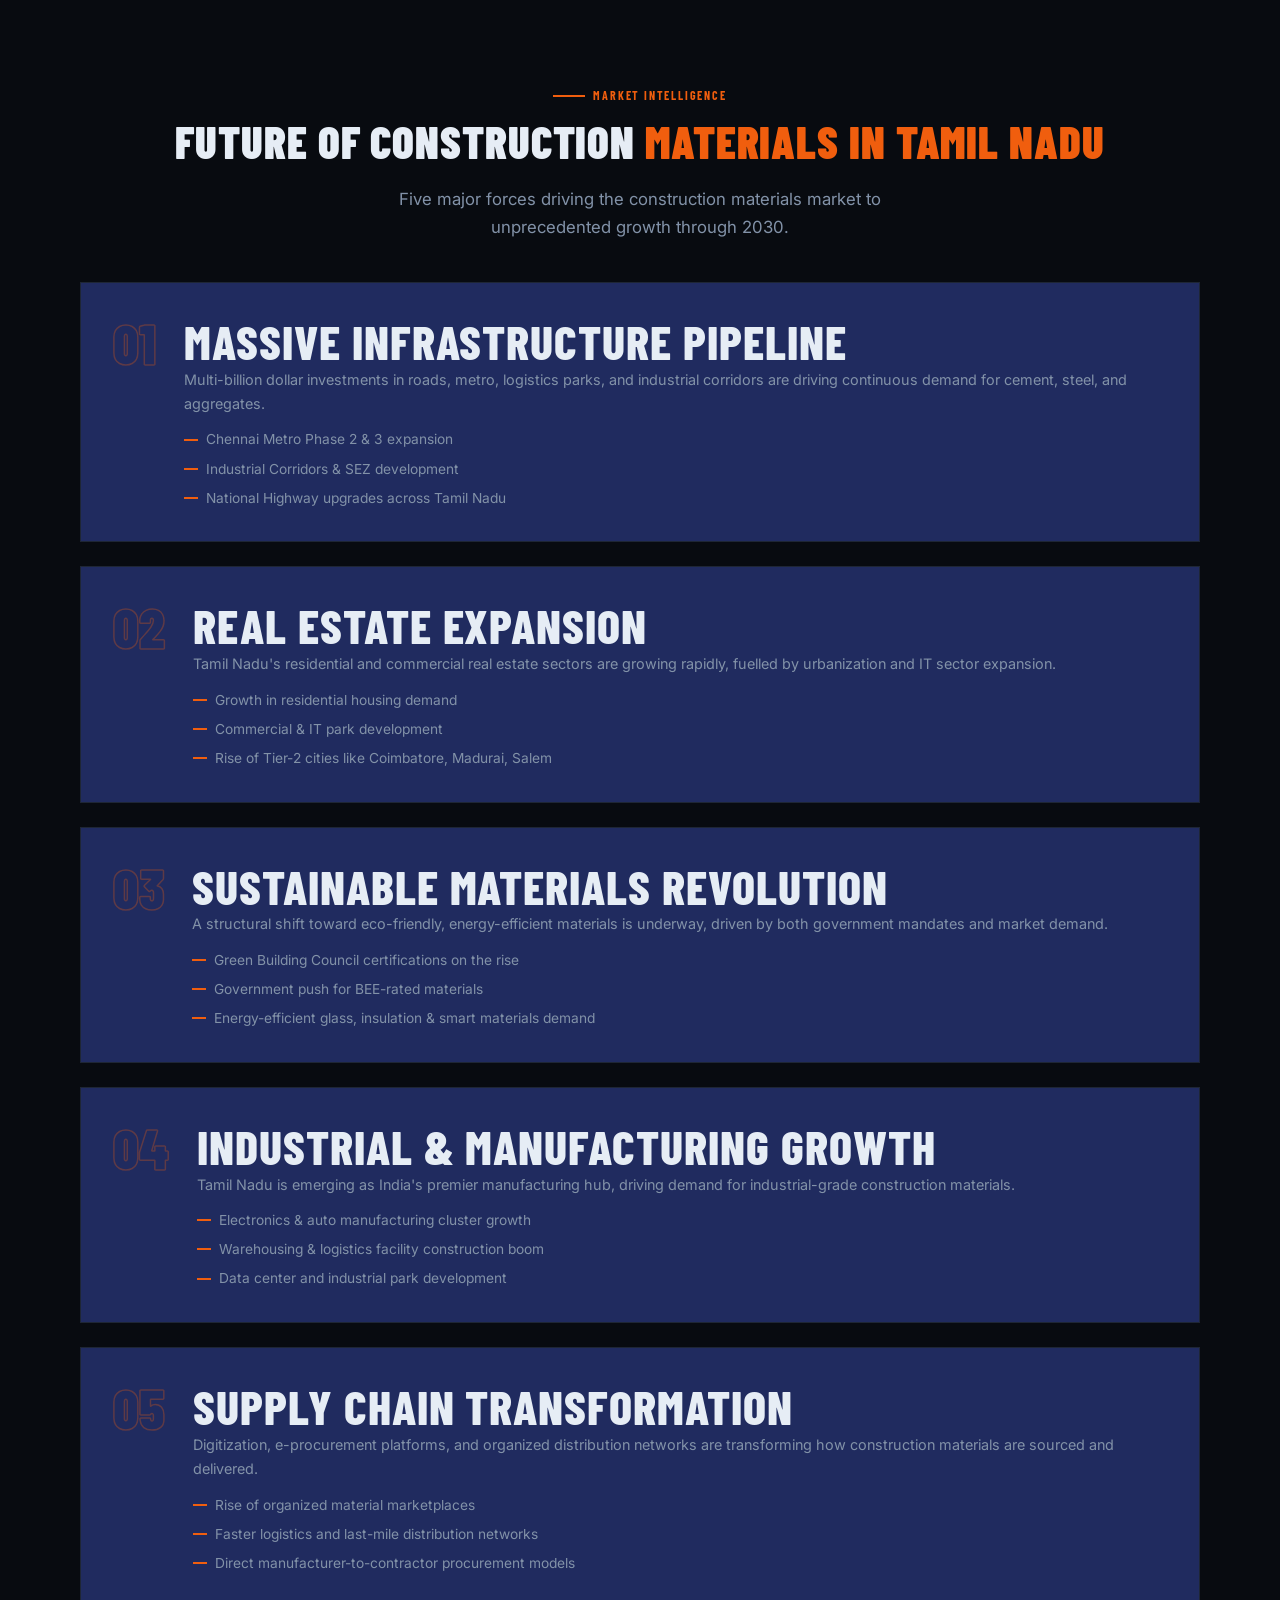
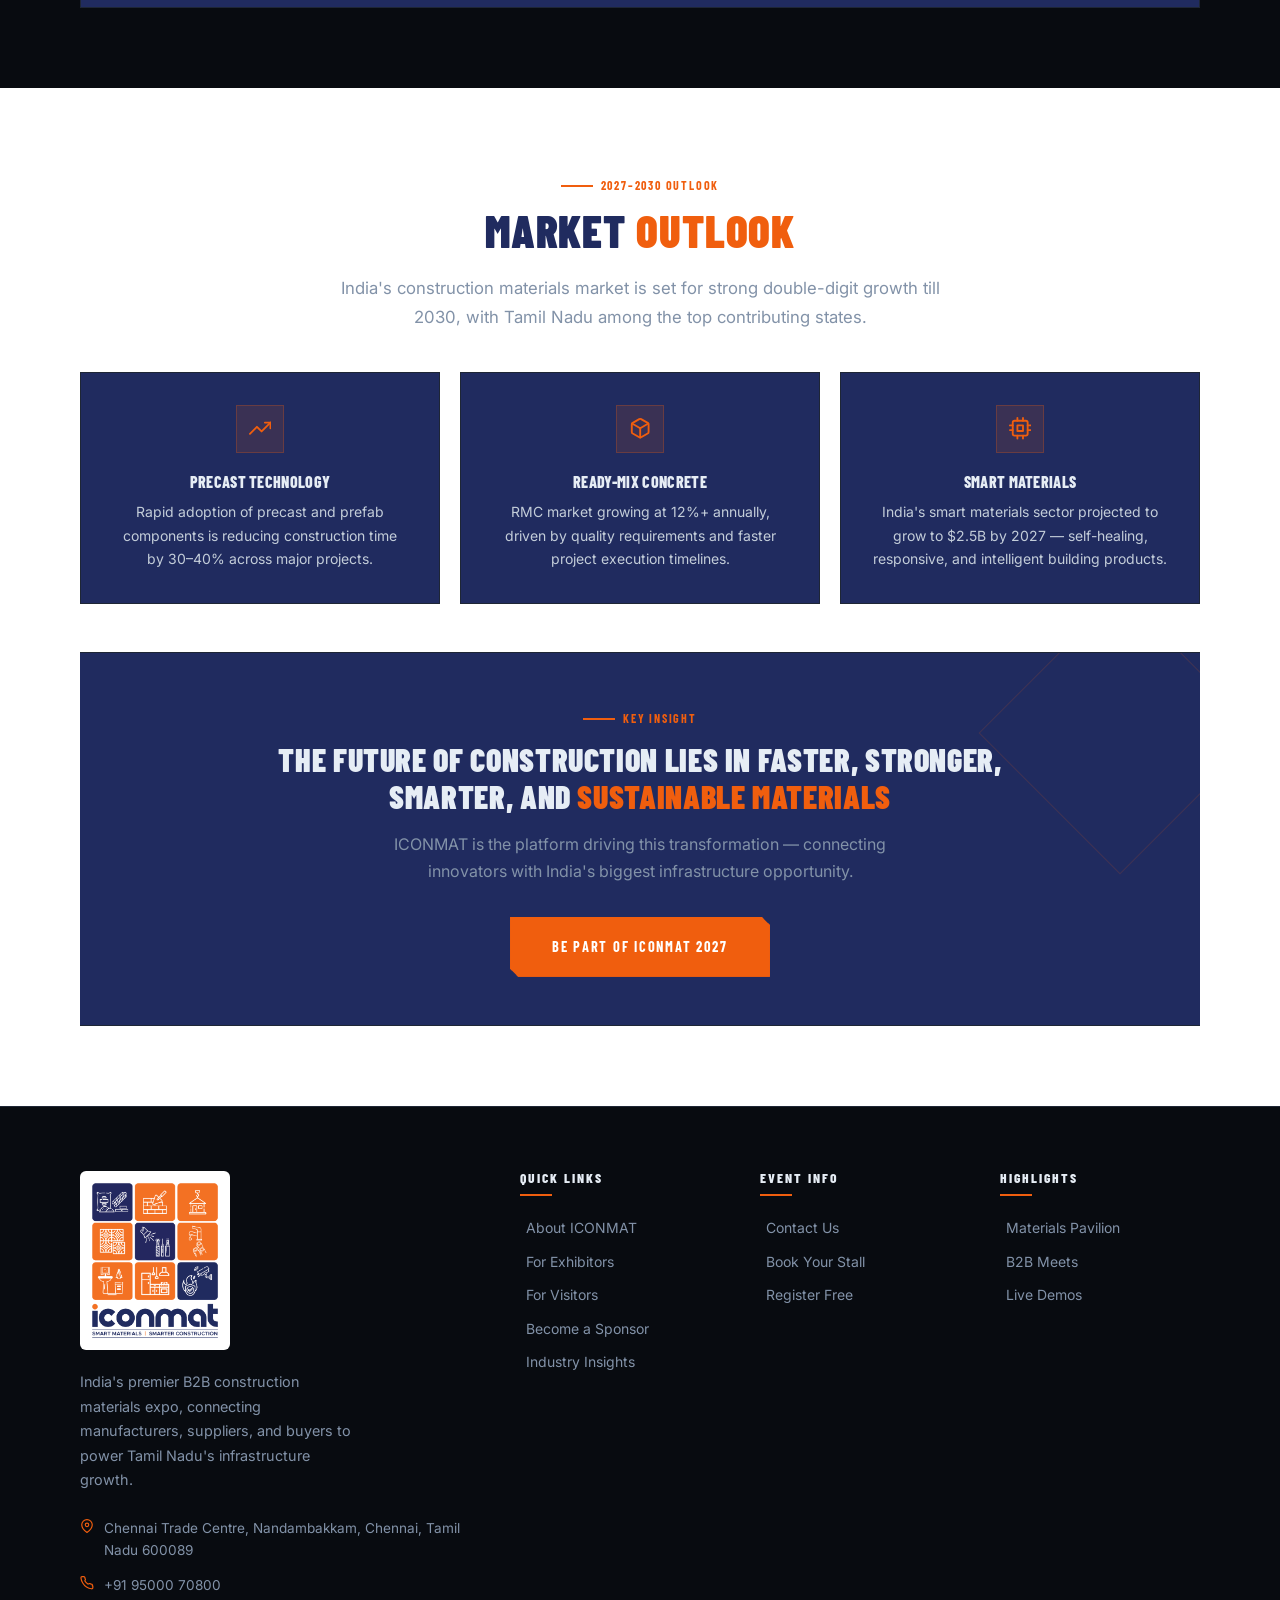
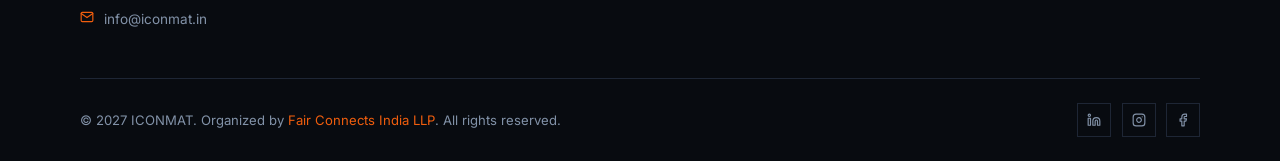
<file: insights.html>
<!DOCTYPE html>
<html lang="en">

<head>
    <meta charset="UTF-8">
    <meta name="viewport" content="width=device-width, initial-scale=1.0">
    <title>Industry Insights | Future of Construction Materials in Tamil Nadu — ICONMAT</title>
    <meta name="description"
        content="Read in-depth insights into the future of construction materials in Tamil Nadu. The ultimate guide to sustainable construction, real estate expanion, and material supply chain.">
    <meta name="keywords" content="construction trends India, building materials demand Tamil Nadu, sustainable construction materials, construction supply chain India, Chennai infrastructure growth">
    <meta property="og:title" content="Industry Insights | ICONMAT 2027 — Construction Materials Market Tamil Nadu">
    <meta property="og:description"
        content="Read in-depth insights into the future of construction materials in Tamil Nadu. The ultimate guide to sustainable construction trends.">
    <meta property="og:type" content="article">
    <meta property="og:image" content="https://www.iconmat.in/assets/images/hero-insights.png">
    <meta property="og:url" content="https://www.iconmat.in/insights.html">
    <meta name="twitter:card" content="summary_large_image">
    <link rel="icon" href="assets/images/favicon.svg" type="image/svg+xml">
    <link rel="canonical" href="https://www.iconmat.in/insights.html">

    <!-- Schema.org FAQ & Breadcrumb JSON-LD -->
    <script type="application/ld+json">
    [{
      "@context": "https://schema.org",
      "@type": "BreadcrumbList",
      "itemListElement": [{
        "@type": "ListItem",
        "position": 1,
        "name": "Home",
        "item": "https://www.iconmat.in/"
      },{
        "@type": "ListItem",
        "position": 2,
        "name": "Industry Insights",
        "item": "https://www.iconmat.in/insights.html"
      }]
    },
    {
      "@context": "https://schema.org",
      "@type": "FAQPage",
      "mainEntity": [{
        "@type": "Question",
        "name": "What are the latest construction trends in India for 2027?",
        "acceptedAnswer": {
          "@type": "Answer",
          "text": "The fastest-growing trends revolve around green and sustainable construction materials, precast technology, automation in supply chain, and data-driven material procurement hubs."
        }
      }, {
        "@type": "Question",
        "name": "Why is the building materials demand in Tamil Nadu rising?",
        "acceptedAnswer": {
          "@type": "Answer",
          "text": "Tamil Nadu is undergoing massive urbanization, highlighted by the Chennai Metro phase expansions, special economic zones, and a $1 trillion economic target by 2030."
        }
      }, {
        "@type": "Question",
        "name": "Where can I source sustainable construction materials in South India?",
        "acceptedAnswer": {
          "@type": "Answer",
          "text": "ICONMAT 2027 is the leading industry platform where bulk buyers and procurement heads connect directly with global and local suppliers of eco-friendly building materials."
        }
      }]
    }]
    </script>
    <link rel="preconnect" href="https://fonts.googleapis.com">
    <link rel="preconnect" href="https://fonts.gstatic.com" crossorigin>
    <link
        href="https://fonts.googleapis.com/css2?family=Barlow+Condensed:ital,wght@0,400;0,600;0,700;0,800;0,900;1,700&family=Inter:wght@300;400;500;600;700&display=swap"
        rel="stylesheet">

    <link rel="stylesheet" href="assets/css/base.css">
    <link rel="stylesheet" href="assets/css/navbar.css">
    <link rel="stylesheet" href="assets/css/footer.css">
    <link rel="stylesheet" href="assets/css/page-hero.css">
    <link rel="stylesheet" href="assets/css/sponsors-tiers.css">
    <link rel="stylesheet" href="assets/css/cta-banner.css">
    <style>
      .blog-article { max-width: 800px; margin: 4rem auto; padding: 0 1.5rem; color: var(--text-muted); font-size: 1.05rem; line-height: 1.8; }
      .blog-article h2 { font-family: var(--font-display); font-size: 2rem; color: var(--text); margin: 2rem 0 1rem 0; text-transform: uppercase; letter-spacing: 0.05em; font-weight: 800; }
      .blog-article h3 { font-family: var(--font-display); font-size: 1.5rem; color: var(--text); margin: 1.5rem 0 0.8rem 0; text-transform: uppercase; font-weight: 700; }
      .blog-article p { margin-bottom: 1.2rem; }
      .blog-article a { color: var(--primary); text-decoration: underline; font-weight: 600; }
      .blog-article ul { margin-left: 1.5rem; margin-bottom: 1.5rem; }
      .blog-article li { margin-bottom: 0.5rem; }
      .faq-card { background: var(--bg-card); border: 1px solid var(--border); padding: 1.5rem; margin-bottom: 1.5rem; border-left: 4px solid var(--primary); }
      .faq-card h4 { font-size: 1.1rem; color: var(--text); margin-bottom: 0.5rem; }
    </style>
</head>

<body>

    <div id="navbar-placeholder" role="banner"></div>

    <main>
        <section id="page-hero" aria-label="Insights Page Header">
            <div class="page-hero-bg" style="background-image:url('assets/images/hero-insights.png')"></div>
            <div class="page-hero-overlay"></div>
            <div class="container">
                <div class="page-hero-content">
                    <nav class="page-hero-breadcrumb" aria-label="Breadcrumb">
                        <a href="index.html">Home</a>
                        <span class="sep">/</span>
                        <span>Industry Insights</span>
                    </nav>
                    <div class="page-hero-tag">Market Intelligence</div>
                    <h1 class="page-hero-title">Industry <span>Insights</span></h1>
                    <p class="page-hero-desc">Five major forces reshaping Tamil Nadu's construction materials market
                        through 2030 and beyond.</p>
                </div>
            </div>
        </section>

        <!-- Comprehensive SEO Blog Article -->
        <article class="blog-article light-mode">
            <h2>The Future of Building Materials Demand in Tamil Nadu</h2>
            <p>The landscape of the <strong>construction industry in India</strong> is currently undergoing a profound transformation. As an increasing number of mega-infrastructure projects are signed across the country, South India—and specifically Tamil Nadu—has positioned itself as the economic engine room for the next decade. Propelled by immense urbanization, government-led industrial drives, and a highly mobilized real estate expansion, the focus is squarely on the evolving <strong>building materials demand in Tamil Nadu</strong>.</p>
            <p>For B2B stakeholders, contractors, architects, and product manufacturers, tracking these <a href="insights.html">construction trends in India</a> is not just educational—it is intrinsically linked to market survival and growth. This deep-dive explores the specific structural shifts taking place within the sector, the pivot to <strong>sustainable construction materials</strong>, and how strategic events like <a href="index.html">ICONMAT 2027</a> serve as the nucleus for future multi-billion-dollar supply chains.</p>

            <h3>Why Tamil Nadu is the Epicenter for Construction Materials Supplying</h3>
            <p>With an explicit target of becoming a $1 trillion economy by 2030, Tamil Nadu is laying an unprecedented foundation in infrastructure spanning metro networks, defense corridors, global manufacturing hubs, and sprawling IT parks. Every pillar constructed for these projects inherently drives a colossal demand for raw and finished materials.</p>
            <ul>
                <li><strong>Chennai Metro Mega Expansion:</strong> Phase 2 and proposed expansions represent over 100+ kilometers of underground and elevated structural development, dictating enormous, sustained procurement of high-grade steel, ready-mix concrete (RMC), cement, and industrial chemicals.</li>
                <li><strong>Industrial and Logistics Resurgence:</strong> Companies pivoting to decentralized supply chain models are accelerating the construction of warehousing parks and specialized tech manufacturing hubs, specifically in regions spanning Sriperumbudur and Hosur.</li>
                <li><strong>Housing Demand Velocity:</strong> Accelerated by tier-2 and tier-3 city migrations, the demand for residential tiles, eco-friendly facades, UPVC systems, and plumbing solutions is continuously reaching new peaks.</li>
            </ul>

            <h2>The Rise of Sustainable Construction Materials in India</h2>
            <p>Gone are the days when traditional bricks and high-emission clinkers dominated the procurement ledger. Regulatory forces pushed by environmental panels and the rising adoption of Green Building Council certifications mean <strong>sustainable construction materials</strong> are shifting from a premium niche to a baseline requirement. Modern project developers and <a href="visitors.html">procurement heads</a> are aggressively hunting for eco-friendly alternatives to mitigate carbon footprints without sacrificing structural resilience.</p>
            <p>This includes the widespread induction of fly ash bricks, geopolymers, recycled aggregates, low-E energy-efficient glass, and water-conserving bathroom fixtures. Additionally, the precast and modular construction methodology footprint relies heavily on specialized casting and insulation, which acts as a major growth beacon for B2B investors preparing for upcoming <a href="exhibitors.html">construction trade shows in Tamil Nadu</a>.</p>

            <h3>Bridging the Gap: Finding Top Suppliers at B2B Networks</h3>
            <p>For any significant architectural or infrastructure endeavor to remain profitable, sourcing top-tier materials while eliminating massive intermediary margins is crucial. Regional contractors and multi-state developers who wish to solidify an impenetrable supply line naturally pivot towards unified networking events like the upcoming <strong>Construction Materials Expo Chennai (ICONMAT 2027)</strong>.</p>
            <p><a href="sponsors.html">Becoming a sponsor</a> or taking up exhibition stalls provides manufacturers with unprecedented, direct access to the state's highest budgetary decision-makers. Bypassing prolonged traditional procurement channels and cementing distributor networks directly on an exhibition floor translates to faster project turnaround and high ROI.</p>
            
            <h2>Frequently Asked Questions</h2>
            <div class="faq-card">
              <h4>What are the leading construction trends driving India into 2027?</h4>
              <p>The primary accelerators include adopting sustainable materials, transitioning to precast modular construction to shave project timelines, leaning into AI-assisted smart building elements, and a broader restructuring of the B2B logistics model for bulk materials.</p>
            </div>
            <div class="faq-card">
              <h4>What is the primary factor driving building materials demand in Tamil Nadu?</h4>
              <p>Urban migration, combined with the strategic governmental push connecting the IT corridors to the heavy manufacturing and defense corridors, leads to the continuous, rapid construction of expansive real estate properties and the supporting infrastructure structure necessary to sustain them.</p>
            </div>
            <div class="faq-card">
              <h4>How can businesses tap into the construction industry trade fairs?</h4>
              <p>Stakeholders can drastically elevate brand authority by engaging directly with bulk buyers at premier sourcing environments like ICONMAT 2027. Whether you choose to <a href="exhibitors.html">book a stall</a> to demonstrate technical prowess or <a href="visitors.html">register as a visitor</a> for networking, trade fairs offer unparalleled physical networking touchpoints.</p>
            </div>
            
            <p style="text-align: center; margin-top: 3rem;">
              <a href="contact.html" class="btn btn-primary btn-lg" style="text-decoration: none;">Contact Our Organizers to Get Involved</a>
            </p>
        </article>

        <!-- Insights List -->
        <section id="insights-grid" aria-label="Industry Insights"></section>

        <!-- Market Outlook -->
        <section id="market-outlook" aria-label="Market Outlook"></section>
    </main>

    <div id="footer-placeholder" role="contentinfo"></div>

    <script src="assets/js/data.js"></script>
    <script src="assets/js/icons.js"></script>
    <script src="assets/js/navbar.js"></script>
    <script src="assets/js/footer.js"></script>
    <script src="assets/js/animations.js"></script>
    <script src="assets/js/insights.js"></script>

</body>

</html>
</file>
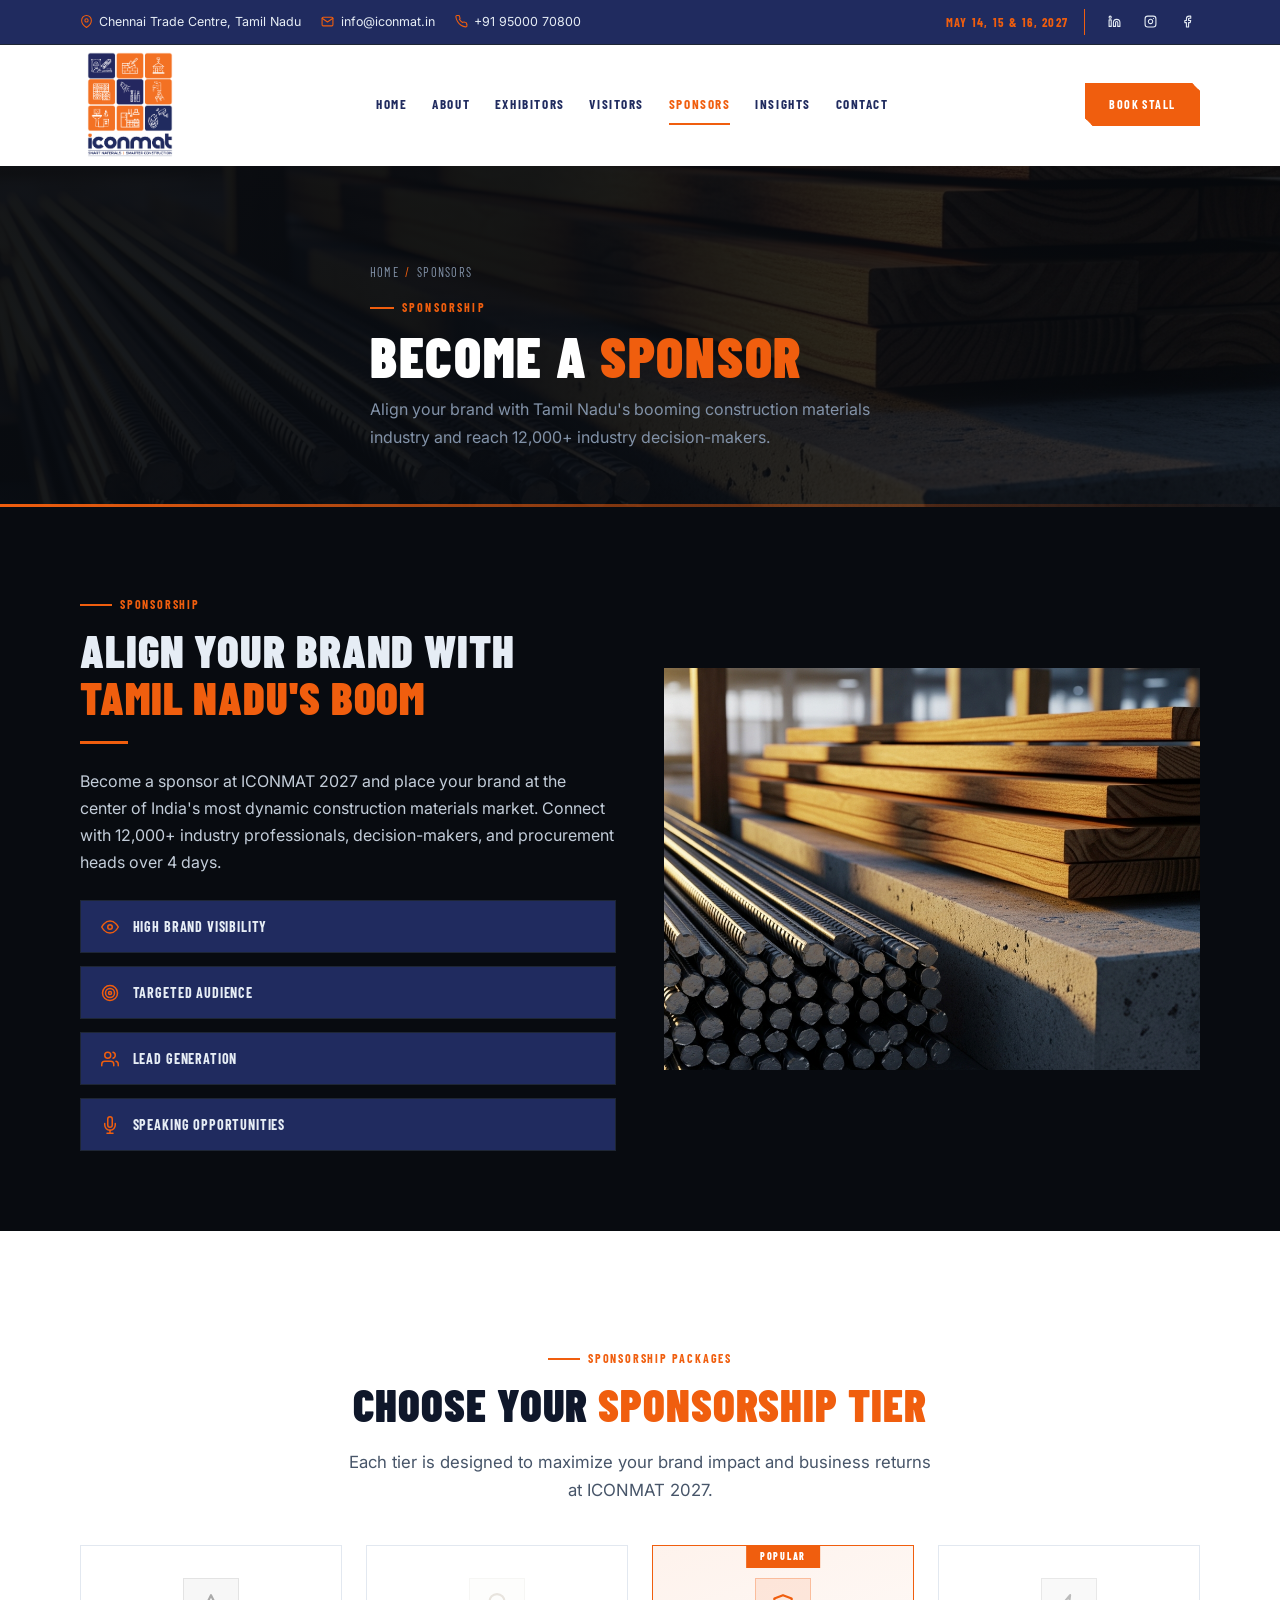
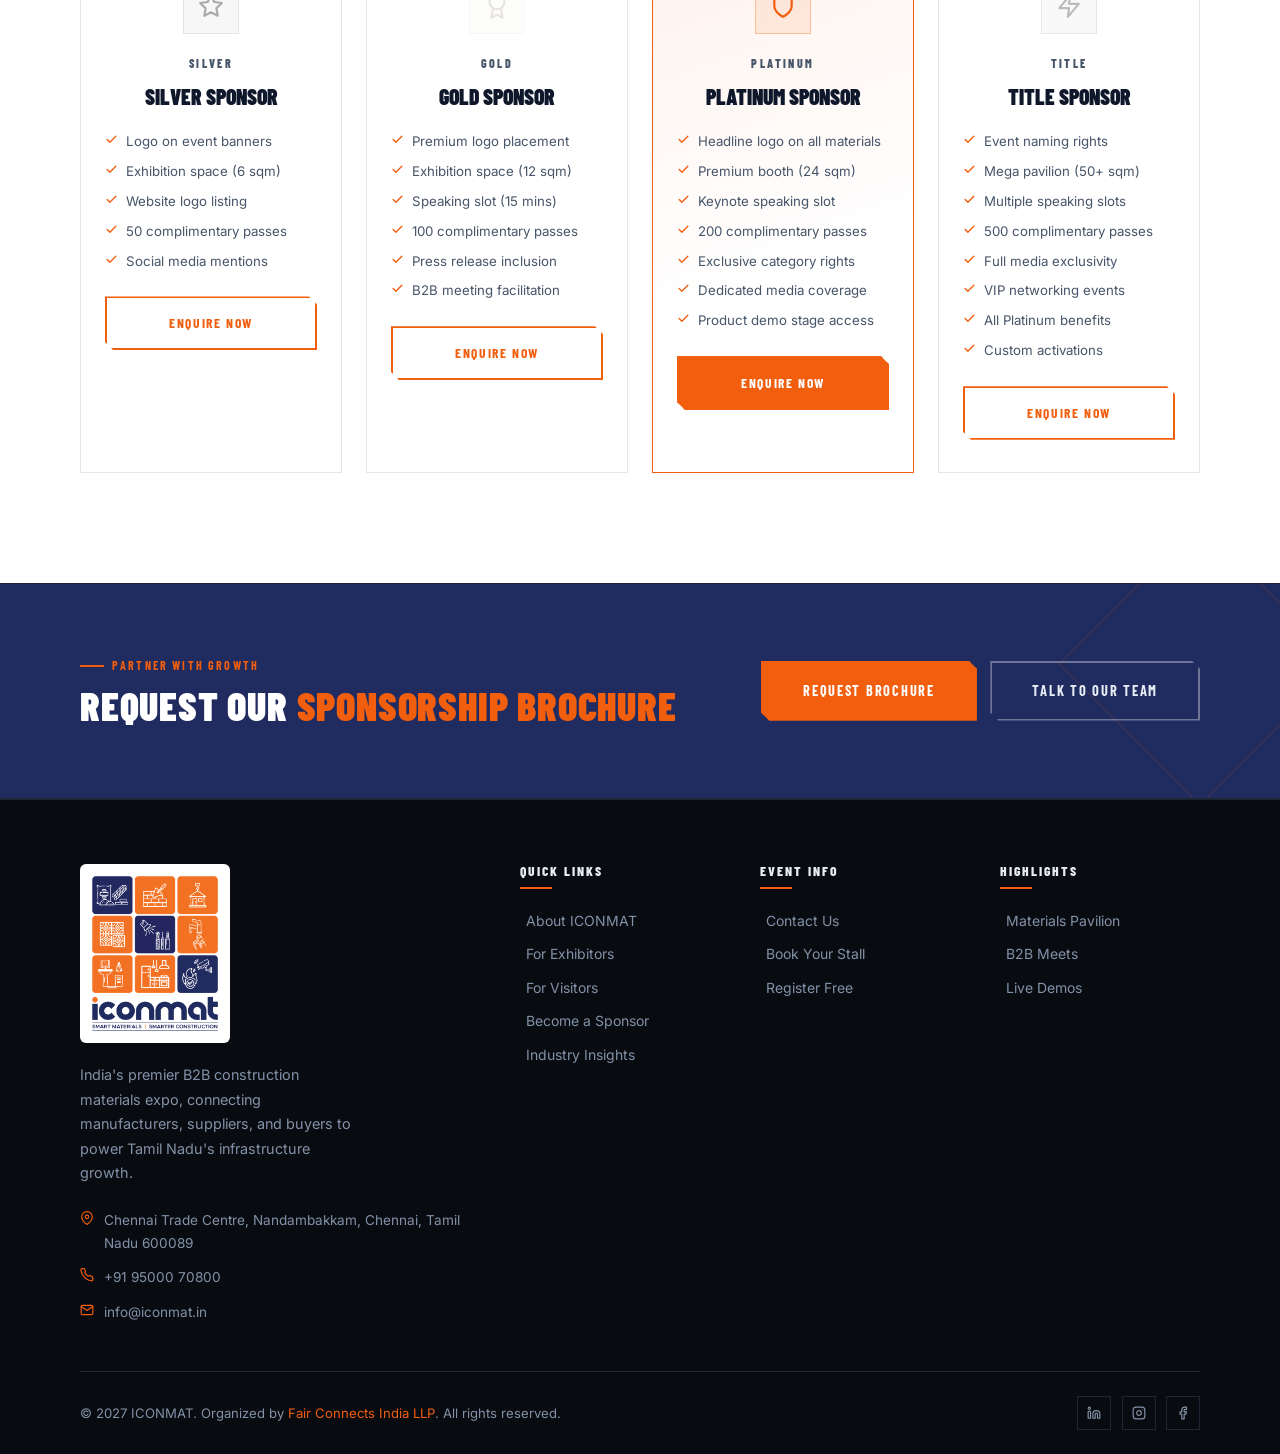
<file: sponsors.html>
<!DOCTYPE html>
<html lang="en">

<head>
    <meta charset="UTF-8">
    <meta name="viewport" content="width=device-width, initial-scale=1.0">
    <title>Sponsors | Partner with ICONMAT 2027 — Construction Materials Expo</title>
    <meta name="description"
        content="Sponsor ICONMAT 2027 and align your brand with Tamil Nadu's booming construction materials industry. Title, Platinum, Gold, and Silver sponsorship packages available.">
    <meta name="keywords" content="sponsorship building materials expo, trade show sponsor India, ICONMAT 2027 sponsor, construction industry partnership Tamil Nadu">
    <meta property="og:title" content="Become a Sponsor | ICONMAT 2027 Expo">
    <meta property="og:description"
        content="High brand visibility, targeted audience, lead generation, and speaking opportunities. Partner with ICONMAT — India's premier construction materials expo.">
    <meta property="og:type" content="website">
    <meta property="og:image" content="https://www.iconmat.in/assets/images/hero-banner.png">
    <meta property="og:url" content="https://www.iconmat.in/sponsors.html">
    <meta name="twitter:card" content="summary_large_image">
    <link rel="icon" href="assets/images/favicon.svg" type="image/svg+xml">
    <link rel="canonical" href="https://www.iconmat.in/sponsors.html">

    <!-- Schema.org Breadcrumb JSON-LD -->
    <script type="application/ld+json">
    {
      "@context": "https://schema.org",
      "@type": "BreadcrumbList",
      "itemListElement": [{
        "@type": "ListItem",
        "position": 1,
        "name": "Home",
        "item": "https://www.iconmat.in/"
      },{
        "@type": "ListItem",
        "position": 2,
        "name": "Sponsors",
        "item": "https://www.iconmat.in/sponsors.html"
      }]
    }
    </script>

    <link rel="preconnect" href="https://fonts.googleapis.com">
    <link rel="preconnect" href="https://fonts.gstatic.com" crossorigin>
    <link
        href="https://fonts.googleapis.com/css2?family=Barlow+Condensed:ital,wght@0,400;0,600;0,700;0,800;0,900;1,700&family=Inter:wght@300;400;500;600;700&display=swap"
        rel="stylesheet">

    <link rel="stylesheet" href="assets/css/base.css">
    <link rel="stylesheet" href="assets/css/navbar.css">
    <link rel="stylesheet" href="assets/css/footer.css">
    <link rel="stylesheet" href="assets/css/page-hero.css">
    <link rel="stylesheet" href="assets/css/categories.css">
    <link rel="stylesheet" href="assets/css/sponsors-tiers.css">
    <link rel="stylesheet" href="assets/css/cta-banner.css">
</head>

<body>

    <div id="navbar-placeholder" role="banner"></div>

    <main>
        <section id="page-hero" aria-label="Sponsors Page Header">
            <div class="page-hero-bg" style="background-image:url('assets/images/hero-banner.png')"></div>
            <div class="page-hero-overlay"></div>
            <div class="container">
                <div class="page-hero-content">
                    <nav class="page-hero-breadcrumb" aria-label="Breadcrumb">
                        <a href="index.html">Home</a>
                        <span class="sep">/</span>
                        <span>Sponsors</span>
                    </nav>
                    <div class="page-hero-tag">Sponsorship</div>
                    <h1 class="page-hero-title">Become a <span>Sponsor</span></h1>
                    <p class="page-hero-desc">Align your brand with Tamil Nadu's booming construction materials industry
                        and reach 12,000+ industry decision-makers.</p>
                </div>
            </div>
        </section>

        <!-- Sponsor Intro -->
        <section id="sponsor-intro" aria-label="Sponsorship Benefits"></section>

        <!-- Sponsor Tiers -->
        <section id="sponsor-tiers" aria-label="Sponsorship Tiers"></section>

        <!-- CTA -->
        <div id="sponsor-cta"></div>
    </main>

    <div id="footer-placeholder" role="contentinfo"></div>

    <script src="assets/js/data.js"></script>
    <script src="assets/js/icons.js"></script>
    <script src="assets/js/navbar.js"></script>
    <script src="assets/js/footer.js"></script>
    <script src="assets/js/animations.js"></script>
    <script src="assets/js/sponsors.js"></script>

</body>

</html>
</file>
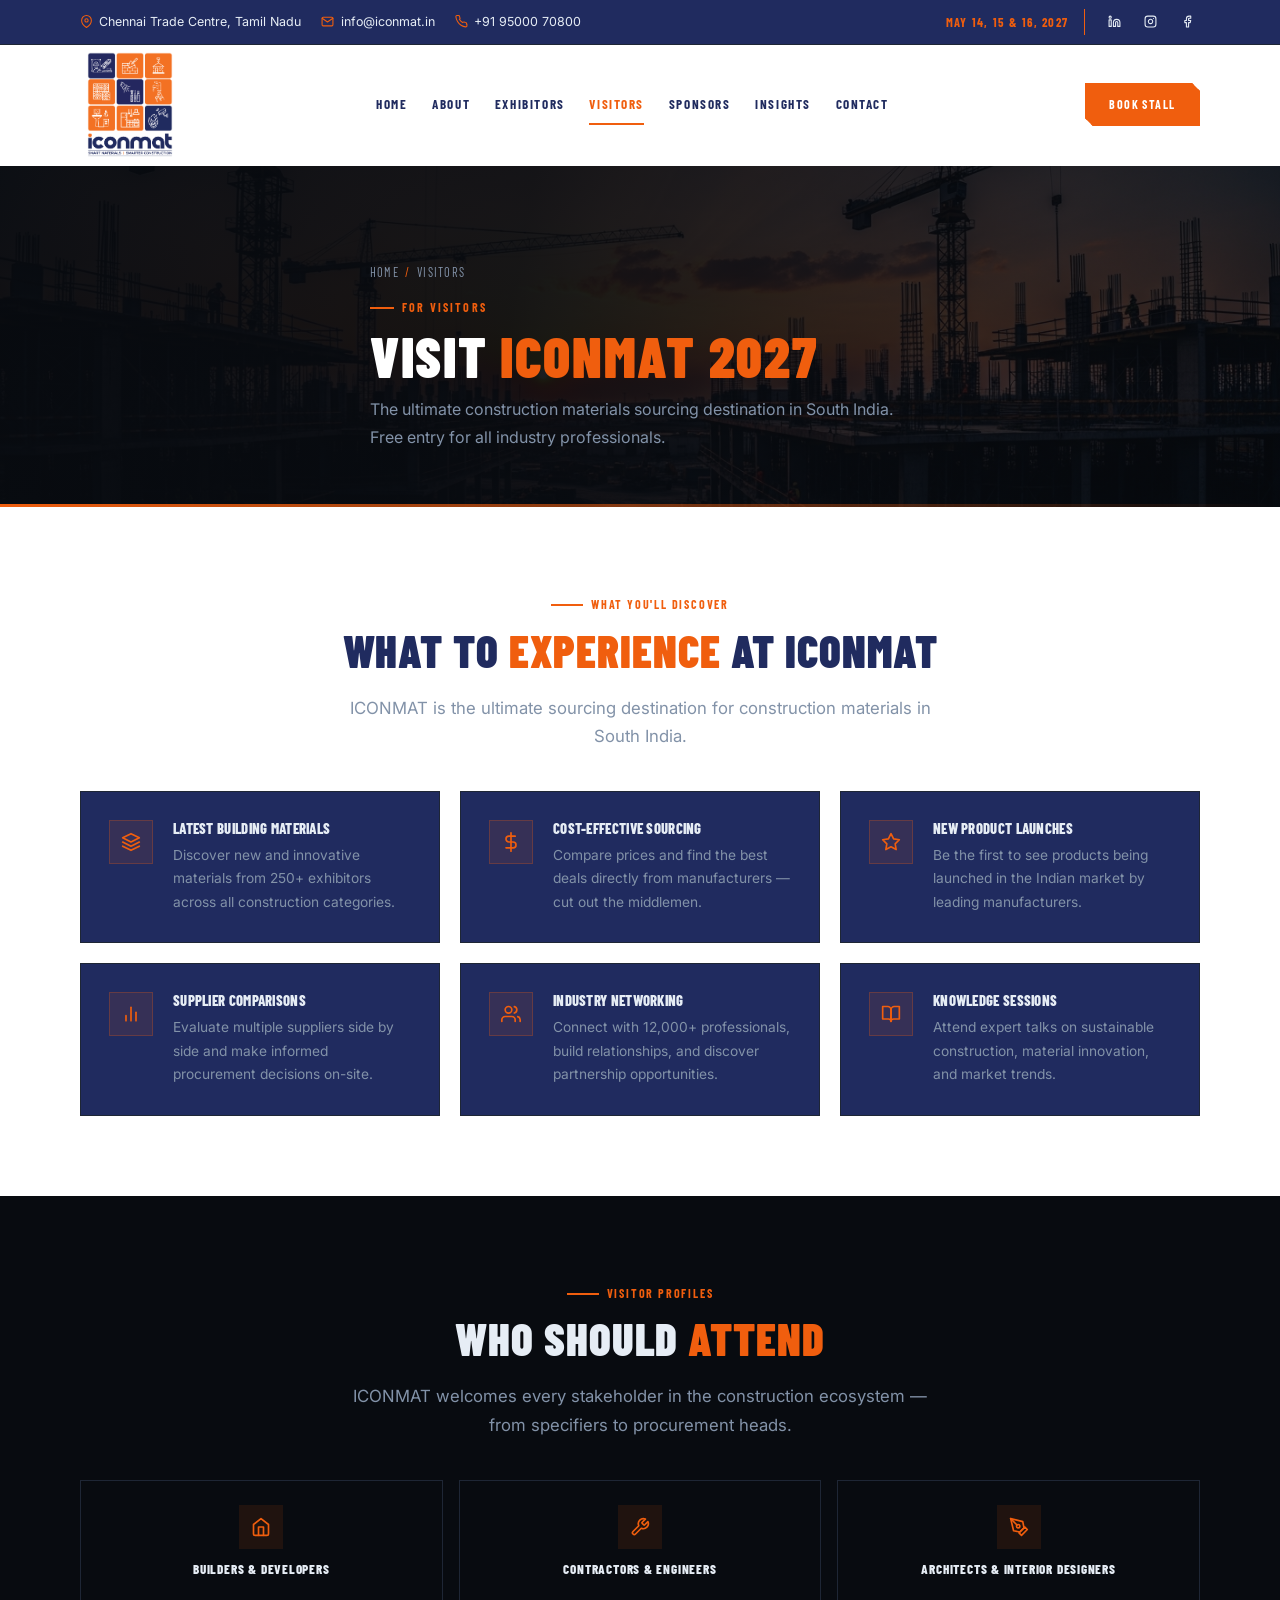
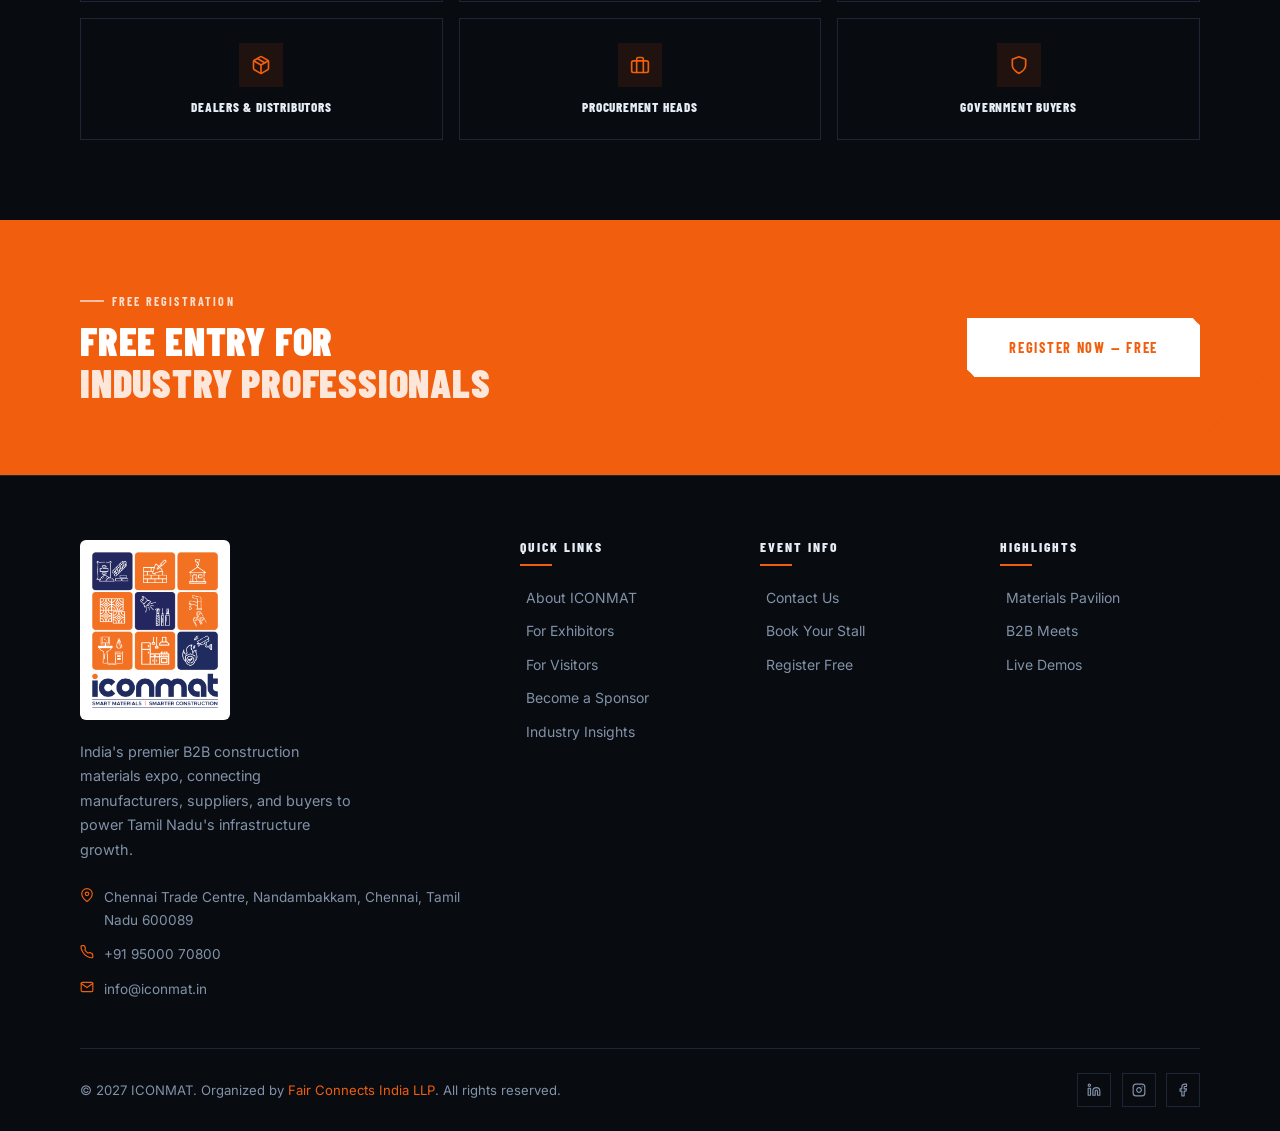
<file: visitors.html>
<!DOCTYPE html>
<html lang="en">

<head>
    <meta charset="UTF-8">
    <meta name="viewport" content="width=device-width, initial-scale=1.0">
    <title>Visitors | Register Free for ICONMAT 2027 — Construction Materials Expo Chennai</title>
    <meta name="description"
        content="Register free for ICONMAT 2027 — the ultimate sourcing destination for construction materials in South India. Builders, developers, architects, contractors welcome. Free entry for industry professionals.">
    <meta name="keywords"
        content="Construction Industry Event India, B2B construction networking event India, construction materials sourcing expo South India, Register for ICONMAT 2027">
    <meta property="og:title" content="Visit ICONMAT 2027 | Free Entry for Industry Professionals">
    <meta property="og:description"
        content="Discover the latest construction materials, compare suppliers, and network with 12,000+ industry professionals. Free registration for trade visitors.">
    <meta property="og:type" content="website">
    <meta property="og:image" content="https://www.iconmat.in/assets/images/hero-home.png">
    <meta property="og:url" content="https://www.iconmat.in/visitors.html">
    <meta name="twitter:card" content="summary_large_image">
    <link rel="icon" href="assets/images/favicon.svg" type="image/svg+xml">
    <link rel="canonical" href="https://www.iconmat.in/visitors.html">

    <!-- Schema.org Breadcrumb JSON-LD -->
    <script type="application/ld+json">
    {
      "@context": "https://schema.org",
      "@type": "BreadcrumbList",
      "itemListElement": [{
        "@type": "ListItem",
        "position": 1,
        "name": "Home",
        "item": "https://www.iconmat.in/"
      },{
        "@type": "ListItem",
        "position": 2,
        "name": "Visitors",
        "item": "https://www.iconmat.in/visitors.html"
      }]
    }
    </script>

    <link rel="preconnect" href="https://fonts.googleapis.com">
    <link rel="preconnect" href="https://fonts.gstatic.com" crossorigin>
    <link
        href="https://fonts.googleapis.com/css2?family=Barlow+Condensed:ital,wght@0,400;0,600;0,700;0,800;0,900;1,700&family=Inter:wght@300;400;500;600;700&display=swap"
        rel="stylesheet">

    <link rel="stylesheet" href="assets/css/base.css">
    <link rel="stylesheet" href="assets/css/navbar.css">
    <link rel="stylesheet" href="assets/css/footer.css">
    <link rel="stylesheet" href="assets/css/page-hero.css">
    <link rel="stylesheet" href="assets/css/categories.css">
    <link rel="stylesheet" href="assets/css/sponsors-tiers.css">
    <link rel="stylesheet" href="assets/css/cta-banner.css">
</head>

<body>

    <div id="navbar-placeholder" role="banner"></div>

    <main>
        <section id="page-hero" aria-label="Visitors Page Header">
            <div class="page-hero-bg" style="background-image:url('assets/images/hero-home.png')"></div>
            <div class="page-hero-overlay"></div>
            <div class="container">
                <div class="page-hero-content">
                    <nav class="page-hero-breadcrumb" aria-label="Breadcrumb">
                        <a href="index.html">Home</a>
                        <span class="sep">/</span>
                        <span>Visitors</span>
                    </nav>
                    <div class="page-hero-tag">For Visitors</div>
                    <h1 class="page-hero-title">Visit <span>ICONMAT 2027</span></h1>
                    <p class="page-hero-desc">The ultimate construction materials sourcing destination in South India.
                        Free entry for all industry professionals.</p>
                </div>
            </div>
        </section>

        <!-- Experience -->
        <section id="experience-section" aria-label="Visitor Experience"></section>

        <!-- Who Should Attend -->
        <section id="visitor-who" aria-label="Who Should Attend"></section>

        <!-- CTA -->
        <div id="visitor-cta"></div>
    </main>

    <div id="footer-placeholder" role="contentinfo"></div>

    <script src="assets/js/data.js"></script>
    <script src="assets/js/icons.js"></script>
    <script src="assets/js/navbar.js"></script>
    <script src="assets/js/footer.js"></script>
    <script src="assets/js/animations.js"></script>
    <script src="assets/js/visitors.js"></script>

</body>

</html>
</file>
<file: assets/css/base.css>
/* ---- LIGHT MODE BUTTON FIXES ---- */
.light-mode .btn-primary {
    color: var(--white);
    background: var(--primary);
    border-color: var(--primary);
}
.light-mode .btn-primary:hover {
    color: var(--white);
    background: var(--primary-dark);
    border-color: var(--primary-dark);
}
/* ============================================================
   BASE.CSS — CSS Variables, Reset, Typography, Global Utilities
   ============================================================ */

:root {
    /* Color Palette */
    --bg: #080b10;
    --bg-secondary: #202b5f;
    --bg-card: #202b5f;
    --bg-card-alt: #161d2a;
    --text: #e6edf5;
    --text-muted: #8292a8;
    --text-light: #c3cdd9;
    --primary: #f05e0e;
    --primary-dark: #c44d09;
    --primary-light: #ff8040;
    --accent: #f5a623;
    --border: #1e2635;
    --border-light: #28344a;
    --white: #ffffff;
    --overlay: rgba(8, 11, 16, 0.78);

    /* Typography */
    --font-display: 'Barlow Condensed', 'Arial Narrow', Arial, sans-serif;
    --font-body: 'Inter', system-ui, -apple-system, sans-serif;

    /* Spacing */
    --section-py: 5rem;
    --container: 1200px;

    /* Transitions */
    --transition: 0.25s ease;
    --transition-slow: 0.4s ease;

    /* Border Radius */
    --radius-sm: 2px;
    --radius: 4px;
    --radius-lg: 8px;
}

/* ---- RESET ---- */
*,
*::before,
*::after {
    box-sizing: border-box;
    margin: 0;
    padding: 0;
}

html {
    scroll-behavior: smooth;
    font-size: 16px;
}

body {
    font-family: var(--font-body);
    background-color: var(--white);
    color: var(--text);
    line-height: 1.65;
    -webkit-font-smoothing: antialiased;
    -moz-osx-font-smoothing: grayscale;
}

img {
    max-width: 100%;
    height: auto;
    display: block;
}

a {
    text-decoration: none;
    color: inherit;
}

ul,
ol {
    list-style: none;
}

button {
    cursor: pointer;
    font-family: inherit;
    border: none;
    background: none;
}

input,
textarea,
select {
    font-family: inherit;
    font-size: inherit;
}

/* ---- TYPOGRAPHY ---- */
h1,
h2,
h3,
h4,
h5,
h6 {
    font-family: var(--font-display);
    font-weight: 800;
    line-height: 1.1;
    text-transform: uppercase;
    letter-spacing: 0.02em;
    color: var(--text);
}

h1 {
    font-size: clamp(2.6rem, 6vw, 5rem);
}

h2 {
    font-size: clamp(1.8rem, 4vw, 3rem);
}

h3 {
    font-size: clamp(1.2rem, 2.5vw, 1.75rem);
}

    /* ---- LIGHT MODE OVERRIDES ---- */
    .light-mode {
        --bg: #ffffff;
        --bg-secondary: #f8fafc;
        --bg-card: #ffffff;
        --bg-card-alt: #f1f5f9;
        --text: #0f172a;
        --text-muted: #475569;
        --text-light: #334155;
        --border: #e2e8f0;
        --border-light: #cbd5e1;
        --overlay: rgba(255, 255, 255, 0.85);
        background-color: var(--bg);
        color: var(--text);
        padding-top: 30px !important;
        padding-bottom: 30px !important;
    }

h4 {
    font-size: 1.2rem;
}

p {
    font-size: 1rem;
    color: var(--text-light);
    line-height: 1.7;
}

/* ---- CONTAINER ---- */
.container {
    max-width: var(--container);
    margin: 0 auto;
    padding: 0 1.5rem;
}

@media (min-width: 768px) {
    .container {
        padding: 0 2.5rem;
    }
}

/* ---- SECTION HEADING ---- */
.section-tag {
    display: inline-flex;
    align-items: center;
    gap: 0.5rem;
    font-family: var(--font-display);
    font-size: 0.75rem;
    font-weight: 700;
    text-transform: uppercase;
    letter-spacing: 0.15em;
    color: var(--primary);
    margin-bottom: 0.75rem;
}

.section-tag::before {
    content: '';
    display: inline-block;
    width: 2rem;
    height: 2px;
    background: var(--primary);
}

.section-title {
    font-size: clamp(1.8rem, 4vw, 2.8rem);
    font-family: var(--font-display);
    font-weight: 900;
    text-transform: uppercase;
    margin-bottom: 1.25rem;
    line-height: 1.05;
}

.dark {
    color: var(--bg-secondary) !important;
}

.section-title span {
    color: var(--primary);
}

.section-subtitle {
    font-size: 1.05rem;
    color: var(--text-muted);
    max-width: 600px;
    line-height: 1.7;
}

/* ---- BUTTONS ---- */
.btn {
    display: inline-flex;
    align-items: center;
    justify-content: center;
    gap: 0.5rem;
    font-family: var(--font-display);
    font-weight: 700;
    font-size: 0.85rem;
    text-transform: uppercase;
    letter-spacing: 0.12em;
    padding: 0.85rem 2rem;
    border: 2px solid transparent;
    cursor: pointer;
    transition: all var(--transition);
    white-space: nowrap;
    clip-path: polygon(0 0, calc(100% - 8px) 0, 100% 8px, 100% 100%, 8px 100%, 0 calc(100% - 8px));
}

.btn-primary {
    background: var(--primary);
    color: var(--white);
    border-color: var(--primary);
}

.btn-primary:hover {
    background: var(--primary-dark);
    border-color: var(--primary-dark);
    transform: translateY(-2px);
}

.btn-outline {
    background: transparent;
    color: var(--text);
    border-color: rgba(255, 255, 255, 0.35);
}

.btn-outline:hover {
    border-color: var(--primary);
    color: var(--primary);
    transform: translateY(-2px);
}

.btn-outline-orange {
    background: transparent;
    color: var(--primary);
    border-color: var(--primary);
}

.btn-outline-orange:hover {
    background: var(--primary);
    color: var(--white);
    transform: translateY(-2px);
}

.btn-lg {
    padding: 1rem 2.5rem;
    font-size: 0.9rem;
}

.btn-sm {
    padding: 0.6rem 1.4rem;
    font-size: 0.75rem;
}

/* ---- BADGE ---- */
.badge {
    display: inline-block;
    font-family: var(--font-display);
    font-size: 0.72rem;
    font-weight: 700;
    text-transform: uppercase;
    letter-spacing: 0.1em;
    padding: 0.3rem 0.8rem;
    border: 1px solid var(--primary);
    color: var(--primary);
    background: rgba(240, 94, 14, 0.08);
}

/* ---- DIVIDER ---- */
.divider {
    width: 3rem;
    height: 3px;
    background: var(--primary);
    margin: 1rem 0 1.5rem;
}

.divider-center {
    margin: 1rem auto 1.5rem;
}

/* ---- CARD ---- */
.card {
    background: var(--bg-card);
    border: 1px solid var(--border);
    padding: 2rem;
    transition: border-color var(--transition), transform var(--transition);
}

.card:hover {
    border-color: var(--border-light);
    transform: translateY(-4px);
}

/* ---- ICON BOX ---- */
.icon-box {
    width: 3rem;
    height: 3rem;
    display: flex;
    align-items: center;
    justify-content: center;
    background: rgba(240, 94, 14, 0.12);
    border: 1px solid rgba(240, 94, 14, 0.25);
    margin-bottom: 1.25rem;
    flex-shrink: 0;
}

.icon-box svg {
    width: 1.4rem;
    height: 1.4rem;
    color: var(--primary);
    fill: none;
    stroke: currentColor;
    stroke-width: 2;
}

/* ---- GRID UTILS ---- */
.grid-2 {
    display: grid;
    grid-template-columns: 1fr;
    gap: 1.5rem;
}

.grid-3 {
    display: grid;
    grid-template-columns: 1fr;
    gap: 1.5rem;
}

.grid-4 {
    display: grid;
    grid-template-columns: 1fr 1fr;
    gap: 1.25rem;
}

@media (min-width: 640px) {
    .grid-4 {
        grid-template-columns: repeat(2, 1fr);
    }
}

@media (min-width: 768px) {
    .grid-2 {
        grid-template-columns: repeat(2, 1fr);
    }
}

@media (min-width: 900px) {
    .grid-3 {
        grid-template-columns: repeat(3, 1fr);
    }
}

@media (min-width: 1024px) {
    .grid-4 {
        grid-template-columns: repeat(4, 1fr);
    }
}

/* ---- REVEAL ANIMATION ---- */
.reveal {
    opacity: 0;
    transform: translateY(28px);
    transition: opacity 0.6s ease, transform 0.6s ease;
}

.reveal.visible {
    opacity: 1;
    transform: translateY(0);
}

.reveal-left {
    opacity: 0;
    transform: translateX(-30px);
    transition: opacity 0.6s ease, transform 0.6s ease;
}

.reveal-right {
    opacity: 0;
    transform: translateX(30px);
    transition: opacity 0.6s ease, transform 0.6s ease;
}

.reveal-left.visible,
.reveal-right.visible {
    opacity: 1;
    transform: translateX(0);
}

[class*="reveal"].delay-1 {
    transition-delay: 0.1s;
}

[class*="reveal"].delay-2 {
    transition-delay: 0.2s;
}

[class*="reveal"].delay-3 {
    transition-delay: 0.3s;
}

[class*="reveal"].delay-4 {
    transition-delay: 0.4s;
}

[class*="reveal"].delay-5 {
    transition-delay: 0.5s;
}

[class*="reveal"].delay-6 {
    transition-delay: 0.6s;
}

/* ---- TEXT UTILS ---- */
.text-center {
    text-align: center;
}

.text-primary {
    color: var(--primary);
}

.mt-1 {
    margin-top: 0.5rem;
}

.mt-2 {
    margin-top: 1rem;
}

.mt-3 {
    margin-top: 1.5rem;
}

.mt-4 {
    margin-top: 2rem;
}

.mb-1 {
    margin-bottom: 0.5rem;
}

.mb-2 {
    margin-bottom: 1rem;
}

.mb-3 {
    margin-bottom: 1.5rem;
}

.mb-4 {
    margin-bottom: 2rem;
}

.flex {
    display: flex;
}

.flex-center {
    display: flex;
    align-items: center;
    justify-content: center;
}

.flex-wrap {
    flex-wrap: wrap;
}

.gap-1 {
    gap: 0.5rem;
}

.gap-2 {
    gap: 1rem;
}

.gap-3 {
    gap: 1.5rem;
}

/* ---- ORANGE LINE ACCENT ---- */
.accent-line {
    display: inline-block;
    position: relative;
    padding-bottom: 0.4rem;
}

.accent-line::after {
    content: '';
    position: absolute;
    bottom: 0;
    left: 0;
    width: 60%;
    height: 3px;
    background: var(--primary);
}

/* ---- RESPONSIVE VISIBILITY ---- */
@media (max-width: 767px) {
    .hide-mobile {
        display: none !important;
    }
}

@media (min-width: 768px) {
    .hide-desktop {
        display: none !important;
    }
}
</file>
<file: assets/css/navbar.css>
/* ============================================================
   NAVBAR.CSS — Top Bar + Sticky Navigation + Mobile Menu
   ============================================================ */

/* ---- TOP BAR ---- */
#top-bar {
    background: var(--bg-secondary);
    border-bottom: 1px solid var(--border);
    padding: 0.55rem 0;
    font-size: 0.78rem;
    /* color: var(--text-muted); */
    display: none;
}

@media (min-width: 768px) {
    #top-bar {
        display: block;
    }
}

.top-bar-inner {
    display: flex;
    align-items: center;
    justify-content: space-between;
    flex-wrap: wrap;
    gap: 0.5rem;
}

.top-bar-left {
    display: flex;
    align-items: center;
    gap: 1.25rem;
    flex-wrap: wrap;
}

.top-bar-item {
    display: flex;
    align-items: center;
    gap: 0.4rem;
    transition: color var(--transition);
}

.top-bar-item:hover {
    color: var(--text);
}

.top-bar-item svg {
    width: 13px;
    height: 13px;
    color: var(--primary);
    flex-shrink: 0;
}

.top-bar-right {
    display: flex;
    align-items: center;
    gap: 1rem;
}

.top-bar-date {
    font-family: var(--font-display);
    font-weight: 700;
    font-size: 0.78rem;
    text-transform: uppercase;
    letter-spacing: 0.1em;
    color: var(--primary);
}

.top-bar-socials {
    display: flex;
    align-items: center;
    gap: 0.65rem;
    border-left: 1px solid var(--primary);
    padding-left: 1rem;
}

.top-bar-socials a {
    display: flex;
    align-items: center;
    justify-content: center;
    width: 26px;
    height: 26px;
    /* border: 1px solid var(--border); */
    /* color: var(--text-muted); */
    transition: all var(--transition);
}

.top-bar-socials a:hover {
    border-color: var(--primary);
    color: var(--primary);
    background: rgba(240, 94, 14, 0.08);
}

.top-bar-socials svg {
    width: 13px;
    height: 13px;
}

/* ---- MAIN NAVBAR ---- */
#main-nav {
    position: sticky;
    top: 0;
    z-index: 1000;
    background: var(--white);
    backdrop-filter: blur(12px);
    -webkit-backdrop-filter: blur(12px);
    border-bottom: 1px solid transparent;
    transition: background var(--transition), border-color var(--transition), padding var(--transition);
    /* padding: 1.1rem 0; */
}

#main-nav.scrolled {
    background: var(--white);
    border-color: var(--border);
    padding: 0.7rem 0;
}

.nav-inner {
    display: flex;
    align-items: center;
    justify-content: space-between;
    gap: 1rem;
}

/* ---- LOGO ---- */
.nav-logo {
    display: flex;
    align-items: center;
    gap: 0.65rem;
    flex-shrink: 0;
}

.logo-icon {
    width: 100px;
    height: 120px;
    display: flex;
    align-items: center;
    justify-content: center;
    clip-path: polygon(0 0, calc(100% - 8px) 0, 100% 8px, 100% 100%, 8px 100%, 0 calc(100% - 8px));
}

/* Ensure logo image is visible and fits well */
.logo-icon img {
    width: 100%;
    height: 100%;
    object-fit: contain;
    display: block;
    background: none;
    /* filter: drop-shadow(0 0 2px #fff) drop-shadow(0 0 2px #000); */
}

.logo-icon span {
    font-family: var(--font-display);
    font-size: 1.3rem;
    font-weight: 900;
    color: var(--white);
    font-style: italic;
}

.logo-text {
    display: flex;
    flex-direction: column;
    line-height: 1;
}

.logo-name {
    font-family: var(--font-display);
    font-size: 1.55rem;
    font-weight: 900;
    letter-spacing: 0.05em;
    text-transform: uppercase;
    color: var(--white);
}

.logo-sub {
    font-family: var(--font-display);
    font-size: 0.6rem;
    font-weight: 700;
    letter-spacing: 0.2em;
    text-transform: uppercase;
    color: var(--primary);
}

/* ---- DESKTOP NAV ---- */
.nav-links {
    display: none;
    align-items: center;
    gap: 0.25rem;
}

@media (min-width: 1024px) {
    .nav-links {
        display: flex;
    }
}

.nav-links a {
    font-family: var(--font-display);
    font-size: 0.82rem;
    font-weight: 700;
    text-transform: uppercase;
    letter-spacing: 0.12em;
    color: var(--bg-secondary);
    padding: 0.45rem 0.65rem;
    transition: color var(--transition);
    position: relative;
}

.nav-links a::after {
    content: '';
    position: absolute;
    bottom: -2px;
    left: 0.65rem;
    right: 0.65rem;
    height: 2px;
    background: var(--primary);
    transform: scaleX(0);
    transition: transform var(--transition);
}

.nav-links a:hover,
.nav-links a.active {
    color: var(--primary);
}

.nav-links a:hover::after,
.nav-links a.active::after {
    transform: scaleX(1);
}

.nav-links a.active {
    color: var(--primary);
}

/* ---- CTA BUTTON ---- */
.nav-cta {
    display: none;
}

@media (min-width: 1024px) {
    .nav-cta {
        display: block;
    }
}

/* ---- MOBILE TOGGLE ---- */
.nav-hamburger {
    display: flex;
    align-items: center;
    justify-content: center;
    width: 36px;
    height: 36px;
    border: 1px solid var(--border);
    color: var(--bg-secondary);
    transition: all var(--transition);
    flex-shrink: 0;
}

.nav-hamburger:hover {
    border-color: var(--primary);
    color: var(--primary);
}

.nav-hamburger svg {
    width: 18px;
    height: 18px;
}

@media (min-width: 1024px) {
    .nav-hamburger {
        display: none;
    }
}

/* ---- MOBILE MENU ---- */
#mobile-menu {
    display: none;
    background: var(--bg-secondary);
    border-top: 1px solid var(--border);
    padding: 1rem 0 1.5rem;
}

#mobile-menu.open {
    display: block;
}

#mobile-menu a {
    display: block;
    font-family: var(--font-display);
    font-size: 0.9rem;
    font-weight: 700;
    text-transform: uppercase;
    letter-spacing: 0.1em;
    color: var(--text-muted);
    padding: 0.7rem 1.5rem;
    border-bottom: 1px solid var(--border);
    transition: color var(--transition), background var(--transition);
}

#mobile-menu a:hover,
#mobile-menu a.active {
    color: var(--primary);
    background: rgba(240, 94, 14, 0.05);
}

#mobile-menu .mobile-cta {
    margin: 1rem 1.5rem 0;
}

#mobile-menu .mobile-cta .btn {
    width: 100%;
}
</file>
<file: assets/css/footer.css>
/* ============================================================
   FOOTER.CSS — Footer Layout & Styles
   ============================================================ */

#site-footer {
    background: var(--bg);
    border-top: 1px solid var(--border);
    padding-top: 4rem;
}

.footer-grid {
    display: grid;
    grid-template-columns: 1fr;
    gap: 2.5rem;
    padding-bottom: 3rem;
    border-bottom: 1px solid var(--border);
}

@media (min-width: 640px) {
    .footer-grid {
        grid-template-columns: repeat(2, 1fr);
    }
}

@media (min-width: 1024px) {
    .footer-grid {
        grid-template-columns: 2fr 1fr 1fr 1fr;
    }
}

/* ---- BRAND COLUMN ---- */
.footer-brand .footer-logo {
    display: flex;
    align-items: center;
    gap: 0.65rem;
    margin-bottom: 1.25rem;
    min-height: 100px;
    width: 150px;
    border-radius: 6px;
    background: white;
    transition: background 0.3s ease;
}

.footer-brand p {
    font-size: 0.9rem;
    color: var(--text-muted);
    line-height: 1.7;
    margin-bottom: 1.5rem;
    max-width: 280px;
}

.footer-contact-list {
    display: flex;
    flex-direction: column;
    gap: 0.75rem;
}

.footer-contact-item {
    display: flex;
    align-items: flex-start;
    gap: 0.65rem;
    font-size: 0.85rem;
    color: var(--text-muted);
    transition: color var(--transition);
}

.footer-contact-item:hover {
    color: var(--text);
}

.footer-contact-item svg {
    width: 14px;
    height: 14px;
    color: var(--primary);
    flex-shrink: 0;
    margin-top: 2px;
}

/* ---- LINK COLUMNS ---- */
.footer-col-title {
    font-family: var(--font-display);
    font-size: 0.85rem;
    font-weight: 800;
    text-transform: uppercase;
    letter-spacing: 0.15em;
    color: var(--text);
    margin-bottom: 1.25rem;
    position: relative;
    padding-bottom: 0.65rem;
}

.footer-col-title::after {
    content: '';
    position: absolute;
    bottom: 0;
    left: 0;
    width: 2rem;
    height: 2px;
    background: var(--primary);
}

.footer-links-list {
    display: flex;
    flex-direction: column;
    gap: 0.65rem;
}

.footer-links-list a {
    font-size: 0.875rem;
    color: var(--text-muted);
    transition: color var(--transition), padding-left var(--transition);
    display: flex;
    align-items: center;
    gap: 0.4rem;
}

.footer-links-list a::before {
    content: '';
    display: inline-block;
    width: 0;
    height: 2px;
    background: var(--primary);
    transition: width var(--transition);
}

.footer-links-list a:hover {
    color: var(--primary);
}

.footer-links-list a:hover::before {
    width: 12px;
}

/* ---- BOTTOM BAR ---- */
.footer-bottom {
    display: flex;
    flex-direction: column;
    align-items: center;
    gap: 1rem;
    padding: 1.5rem 0;
    text-align: center;
}

@media (min-width: 768px) {
    .footer-bottom {
        flex-direction: row;
        justify-content: space-between;
        text-align: left;
    }
}

.footer-copy {
    font-size: 0.82rem;
    color: var(--text-muted);
}

.footer-copy a {
    color: var(--primary);
}

.footer-copy a:hover {
    text-decoration: underline;
}

.footer-socials {
    display: flex;
    gap: 0.65rem;
}

.footer-socials a {
    display: flex;
    align-items: center;
    justify-content: center;
    width: 34px;
    height: 34px;
    border: 1px solid var(--border);
    color: var(--text-muted);
    transition: all var(--transition);
}

.footer-socials a:hover {
    background: var(--primary);
    border-color: var(--primary);
    color: var(--white);
}

.footer-socials svg {
    width: 14px;
    height: 14px;
}
</file>
<file: assets/css/hero.css>
/* ============================================================
   HERO.CSS — Home Page Full-Viewport Hero Section
   ============================================================ */

#hero {
    position: relative;
    min-height: 100vh;
    display: flex;
    align-items: center;
    overflow: hidden;
}

.hero-bg {
    position: absolute;
    inset: 0;
    background-image: url('../images/hero-home.png');
    background-size: cover;
    background-position: center;
    background-repeat: no-repeat;
    transform: scale(1.04);
    transition: transform 8s ease;
    will-change: transform;
}

#hero:hover .hero-bg {
    transform: scale(1);
}

.hero-overlay {
    position: absolute;
    inset: 0;
    background: linear-gradient(135deg,
            rgba(8, 11, 16, 0.88) 0%,
            rgba(8, 11, 16, 0.72) 50%,
            rgba(8, 11, 16, 0.82) 100%);
}

.hero-content {
    position: relative;
    z-index: 2;
    padding: 8rem 0 5rem;
    max-width: 800px;
}

.hero-badge {
    display: inline-flex;
    align-items: center;
    gap: 0.5rem;
    font-family: var(--font-display);
    font-size: 0.78rem;
    font-weight: 700;
    text-transform: uppercase;
    letter-spacing: 0.18em;
    color: var(--primary);
    background: rgba(240, 94, 14, 0.1);
    border: 1px solid rgba(240, 94, 14, 0.3);
    padding: 0.4rem 1rem;
    margin-bottom: 1.5rem;
}

.hero-badge svg {
    width: 13px;
    height: 13px;
}

.hero-title {
    font-family: var(--font-display);
    font-size: clamp(3.5rem, 9vw, 7rem);
    font-weight: 900;
    text-transform: uppercase;
    letter-spacing: 0.04em;
    line-height: 0.9;
    margin-bottom: 0.5rem;
    color: var(--white);
}

.hero-title span {
    color: var(--primary);
    display: inline-block;
}

.hero-title .year-text {
    -webkit-text-stroke: 2px var(--primary);
    color: transparent;
}

.hero-subtitle {
    font-family: var(--font-display);
    font-size: clamp(1rem, 2.5vw, 1.5rem);
    font-weight: 600;
    text-transform: uppercase;
    letter-spacing: 0.18em;
    color: var(--text-light);
    margin-bottom: 1.25rem;
}

.hero-tagline {
    font-size: 1.1rem;
    color: var(--text);
    max-width: 520px;
    margin-bottom: 2rem;
    line-height: 1.7;
}

.hero-meta {
    display: flex;
    flex-wrap: wrap;
    gap: 1.25rem;
    margin-bottom: 2.5rem;
}

.hero-meta-item {
    display: flex;
    align-items: center;
    gap: 0.45rem;
    font-size: 0.88rem;
    color: var(--text);
}

.hero-meta-item svg {
    width: 14px;
    height: 14px;
    color: var(--primary);
}

.hero-actions {
    display: flex;
    flex-wrap: wrap;
    gap: 0.85rem;
}

/* ---- SCROLL INDICATOR ---- */
.hero-scroll {
    position: absolute;
    bottom: 2.5rem;
    left: 50%;
    transform: translateX(-50%);
    display: flex;
    flex-direction: column;
    align-items: center;
    gap: 0.4rem;
    z-index: 2;
    font-family: var(--font-display);
    font-size: 0.65rem;
    font-weight: 700;
    text-transform: uppercase;
    letter-spacing: 0.2em;
    color: var(--text-muted);
    animation: scrollBounce 2s ease infinite;
}

.hero-scroll-line {
    width: 1px;
    height: 2.5rem;
    background: linear-gradient(to bottom, var(--primary), transparent);
}

@keyframes scrollBounce {

    0%,
    100% {
        transform: translateX(-50%) translateY(0);
    }

    50% {
        transform: translateX(-50%) translateY(6px);
    }
}
</file>
<file: assets/css/stats.css>
/* ============================================================
   STATS.CSS — Key Stats Counter Section
   ============================================================ */

#stats-section {
    background: var(--bg-secondary);
    border-top: 1px solid var(--border);
    border-bottom: 1px solid var(--border);
    padding: 3.5rem 0;
    position: relative;
    overflow: hidden;
}

#stats-section::before {
    content: '';
    position: absolute;
    top: 0;
    left: 0;
    right: 0;
    height: 2px;
    background: linear-gradient(90deg, transparent, var(--primary), transparent);
}

.stats-grid {
    display: grid;
    grid-template-columns: repeat(2, 1fr);
    gap: 0;
}

@media (min-width: 768px) {
    .stats-grid {
        grid-template-columns: repeat(4, 1fr);
    }
}

.stat-item {
    text-align: center;
    padding: 2rem 1.5rem;
    border-right: 1px solid var(--border);
    position: relative;
}

.stat-item:last-child {
    border-right: none;
}

.stat-item:nth-child(2) {
    border-right: none;
}

@media (max-width: 767px) {
    .stat-item:nth-child(odd) {
        border-right: 1px solid var(--border);
    }

    .stat-item:nth-child(even) {
        border-right: none;
    }

    .stat-item:nth-child(1),
    .stat-item:nth-child(2) {
        border-bottom: 1px solid var(--border);
    }
}

@media (min-width: 768px) {
    .stat-item:nth-child(2) {
        border-right: 1px solid var(--border);
    }
}

.stat-icon {
    width: 36px;
    height: 36px;
    margin: 0 auto 0.75rem;
    display: flex;
    align-items: center;
    justify-content: center;
    background: rgba(240, 94, 14, 0.1);
    border: 1px solid rgba(240, 94, 14, 0.2);
}

.stat-icon svg {
    width: 16px;
    height: 16px;
    color: var(--primary);
}

.stat-number {
    font-family: var(--font-display);
    font-size: clamp(2.4rem, 5vw, 3.5rem);
    font-weight: 900;
    color: var(--white);
    line-height: 1;
    margin-bottom: 0.35rem;
}

.stat-number .plus {
    color: var(--primary);
    font-size: 0.75em;
}

.stat-number .rupee {
    font-size: 0.65em;
    color: var(--primary);
}

.stat-label {
    font-family: var(--font-display);
    font-size: 0.75rem;
    font-weight: 700;
    text-transform: uppercase;
    letter-spacing: 0.12em;
    color: var(--text-muted);
}
</file>
<file: assets/css/highlights.css>
/* ============================================================
   HIGHLIGHTS.CSS — Event Highlights Grid Section
   ============================================================ */

#highlights-section {
    padding: var(--section-py) 0;
    background: var(--white);
}

.highlights-header {
    margin-bottom: 3rem;
}

.highlights-grid {
    display: grid;
    grid-template-columns: 1fr;
    gap: 1.25rem;
}

@media (min-width: 600px) {
    .highlights-grid {
        grid-template-columns: repeat(2, 1fr);
    }
}

@media (min-width: 900px) {
    .highlights-grid {
        grid-template-columns: repeat(3, 1fr);
    }
}

.highlight-card {
    background: var(--bg-card);
    border: 1px solid var(--border);
    padding: 2rem 1.75rem;
    display: flex;
    gap: 1.25rem;
    transition: all var(--transition);
    position: relative;
    overflow: hidden;
}

.highlight-card::before {
    content: '';
    position: absolute;
    top: 0;
    left: 0;
    width: 3px;
    height: 0;
    background: var(--primary);
    transition: height var(--transition-slow);
}

.highlight-card:hover {
    border-color: var(--border-light);
    transform: translateY(-4px);
}

.highlight-card:hover::before {
    height: 100%;
}

.highlight-icon {
    flex-shrink: 0;
    width: 48px;
    height: 48px;
    background: rgba(240, 94, 14, 0.1);
    border: 1px solid rgba(240, 94, 14, 0.25);
    display: flex;
    align-items: center;
    justify-content: center;
}

.highlight-icon svg {
    width: 22px;
    height: 22px;
    color: var(--primary);
}

.highlight-body h3 {
    font-size: 1rem;
    font-weight: 800;
    margin-bottom: 0.5rem;
    font-family: var(--font-display);
}

.highlight-body p {
    font-size: 0.875rem;
    color: var(--text-muted);
    line-height: 1.65;
}

/* ---- INDUSTRY SNAPSHOT SECTION ---- */
#industry-section {
    padding: var(--section-py) 0;
    background: var(--bg-secondary);
}

.industry-layout {
    display: grid;
    grid-template-columns: 1fr;
    gap: 3rem;
    align-items: center;
}

@media (min-width: 900px) {
    .industry-layout {
        grid-template-columns: 1fr 1fr;
    }
}

.industry-image-wrap {
    position: relative;
}

.industry-image-wrap img {
    width: 100%;
    aspect-ratio: 4/3;
    object-fit: cover;
    display: block;
    filter: brightness(0.85);
}

.industry-image-wrap::after {
    content: '';
    position: absolute;
    inset: 0;
    border: 2px solid var(--primary);
    transform: translate(10px, 10px);
    pointer-events: none;
    z-index: -1;
}

.industry-list {
    display: flex;
    flex-direction: column;
    gap: 1rem;
    margin-top: 1.5rem;
}

.industry-list-item {
    display: flex;
    align-items: flex-start;
    gap: 0.85rem;
    padding: 1rem 1.25rem;
    background: var(--bg-card);
    /* border: 1px solid var(--white); */
    transition: border-color var(--transition);
}

.industry-list-item:hover {
    border-color: var(--primary);
}

.industry-list-icon {
    flex-shrink: 0;
    width: 32px;
    height: 32px;
    background: rgba(240, 94, 14, 0.1);
    display: flex;
    align-items: center;
    justify-content: center;
}

.industry-list-icon svg {
    width: 14px;
    height: 14px;
    color: var(--primary);
}

.industry-list-text strong {
    display: block;
    font-family: var(--font-display);
    font-size: 0.85rem;
    font-weight: 800;
    text-transform: uppercase;
    letter-spacing: 0.08em;
    color: var(--text);
    margin-bottom: 0.2rem;
}

.industry-list-text span {
    font-size: 0.825rem;
    color: var(--text-muted);
}
</file>
<file: assets/css/categories.css>
/* ============================================================
   CATEGORIES.CSS — Product Categories, Benefits, Tiers Grids
   ============================================================ */

/* ---- ABOUT SECTION ---- */
#about-intro {
    padding: var(--section-py) 0;
    /* background: var(--bg); */
}

.about-layout {
    display: grid;
    grid-template-columns: 1fr;
    gap: 3rem;
    align-items: center;
}

@media (min-width: 900px) {
    .about-layout {
        grid-template-columns: 1fr 1fr;
    }
}

.about-image-wrap {
    position: relative;
}

.about-image-wrap img {
    width: 100%;
    aspect-ratio: 4/3;
    object-fit: cover;
    display: block;
}

.about-image-badge {
    position: absolute;
    bottom: -1.5rem;
    right: -1.5rem;
    background: var(--primary);
    padding: 1.25rem 1.5rem;
    text-align: center;
    min-width: 130px;
}

@media (max-width: 767px) {
    .about-image-badge {
        bottom: 1rem;
        right: 1rem;
    }
}

.about-image-badge .badge-num {
    font-family: var(--font-display);
    font-size: 2rem;
    font-weight: 900;
    color: var(--white);
    display: block;
    line-height: 1;
}

.about-image-badge .badge-text {
    font-family: var(--font-display);
    font-size: 0.7rem;
    font-weight: 700;
    text-transform: uppercase;
    letter-spacing: 0.12em;
    color: rgba(255, 255, 255, 0.85);
    display: block;
    margin-top: 0.25rem;
}

.about-bullet-list {
    display: flex;
    flex-direction: column;
    gap: 0.65rem;
    margin-top: 1.5rem;
}

.about-bullet {
    display: flex;
    align-items: center;
    gap: 0.65rem;
    font-size: 0.9rem;
    color: var(--text-light);
}

.about-bullet::before {
    content: '';
    flex-shrink: 0;
    width: 18px;
    height: 2px;
    background: var(--primary);
}

/* ---- CATEGORIES SECTION ---- */
#categories-section {
    padding: var(--section-py) 0;
    /* background: var(--bg-secondary); */
}

.categories-grid {
    display: grid;
    grid-template-columns: repeat(4, 1fr);
    grid-auto-rows: 300px;
    grid-auto-flow: dense;
    gap: 1.2rem;
    margin-top: 2.5rem;
    align-items: stretch;
}

@media (max-width: 999px) {
    .categories-grid {
        grid-template-columns: repeat(2, 1fr);
    }
}

@media (max-width: 600px) {
    .categories-grid {
        display: flex;
        flex-direction: column;
        gap: 1.1rem;
    }
}

.category-card {
    min-height: 0;
    height: 100%;
    width: 100%;
    background: var(--bg-card);
    text-align: center;
    transition: all var(--transition);
    cursor: default;
    position: relative;
    overflow: hidden;
    border-radius: 12px;
    box-shadow: 0 2px 12px rgba(0,0,0,0.10);
    display: flex;
    flex-direction: column;
    justify-content: flex-end;
}

/* Only allow 2-span tall or wide, not large (2x2) */
.category-card.bento-tall {
    grid-row: span 2;
}

.category-card.bento-wide {
    grid-column: span 2;
}

.category-card:hover {
    border-color: var(--primary);
    background: rgba(240, 94, 14, 0.05);
    transform: translateY(-3px);
}

.category-icon {
    width: 44px;
    height: 44px;
    margin: 0 auto 0.85rem;
    background: rgba(240, 94, 14, 0.1);
    border: 1px solid rgba(240, 94, 14, 0.2);
    display: flex;
    align-items: center;
    justify-content: center;
    box-shadow: 0 4px 12px rgba(0, 0, 0, 0.2);
}

.category-icon svg {
    width: 20px;
    height: 20px;
    color: var(--primary);
}

.category-card h3 {
    font-size: 0.82rem;
    font-weight: 800;
    font-family: var(--font-display);
    text-transform: uppercase;
    letter-spacing: 0.08em;
    color: var(--text);
}

/* Card image and overlay for bento grid */
.category-card-img {
  width: 100%;
  height: 100%;
  object-fit: cover;
  display: block;
}
.category-card-title-wrap {
  position: absolute;
  left: 0;
  bottom: 0;
  width: 100%;
  z-index: 2;
  display: flex;
  justify-content: flex-start;
}
.category-card-title {
  background: rgba(24, 28, 36, 0.68); /* mild, modern dark */
  color: #fff;
  padding: 0.38em 0.9em 0.32em 0.9em;
  font-weight: 700;
  font-size: 0.92em;
  border-radius: 0 8px 0 0;
  margin: 0.5em 0 0.5em 0.5em;
  box-shadow: none;
  letter-spacing: 0.03em;
  text-transform: uppercase;
  line-height: 1.18;
  max-width: 92%;
  white-space: normal;
  overflow: visible;
  text-overflow: unset;
  word-break: break-word;
}

/* ---- EMERGING SEGMENTS ---- */
#emerging-section {
    padding: var(--section-py) 0;
    background: var(--bg);
}

.emerging-grid {
    display: grid;
    grid-template-columns: 1fr;
    gap: 1.25rem;
    margin-top: 2.5rem;
}

@media (min-width: 600px) {
    .emerging-grid {
        grid-template-columns: repeat(2, 1fr);
    }
}

@media (min-width: 1000px) {
    .emerging-grid {
        grid-template-columns: repeat(4, 1fr);
    }
}

.emerging-card {
    /* background: var(--bg-card); */
    border: 1px solid var(--border);
    padding: 1.75rem;
    position: relative;
    overflow: hidden;
    transition: all var(--transition);
}

.emerging-card::after {
    content: '';
    position: absolute;
    bottom: 0;
    left: 0;
    right: 0;
    height: 2px;
    background: var(--primary);
    transform: scaleX(0);
    transition: transform var(--transition);
}

.emerging-card:hover {
    border-color: var(--border-light);
}

.emerging-card:hover::after {
    transform: scaleX(1);
}

.emerging-card h3 {
    font-size: 0.92rem;
    font-family: var(--font-display);
    font-weight: 800;
    margin-bottom: 0.6rem;
}

.emerging-card p {
    font-size: 0.855rem;
    color: var(--text-muted);
}

/* ---- BENEFITS SECTION ---- */
#benefits-section {
    padding: var(--section-py) 0;
    /* background: var(--bg-secondary); */
}

.benefits-grid {
    display: grid;
    grid-template-columns: 1fr;
    gap: 1.5rem;
    margin-top: 2.5rem;
}

@media (min-width: 600px) {
    .benefits-grid {
        grid-template-columns: repeat(2, 1fr);
    }
}

@media (min-width: 900px) {
    .benefits-grid {
        grid-template-columns: repeat(3, 1fr);
    }
}

.benefit-card {
    display: flex;
    gap: 1.25rem;
    background: var(--bg-card);
    border: 1px solid var(--border);
    padding: 1.75rem;
    transition: all var(--transition);
}

.benefit-card:hover {
    border-color: var(--border-light);
    transform: translateY(-4px);
}

.benefit-icon {
    flex-shrink: 0;
    width: 44px;
    height: 44px;
    background: rgba(240, 94, 14, 0.1);
    border: 1px solid rgba(240, 94, 14, 0.25);
    display: flex;
    align-items: center;
    justify-content: center;
}

.benefit-icon svg {
    width: 20px;
    height: 20px;
    color: var(--primary);
}

.benefit-body h3 {
    font-size: 0.92rem;
    font-weight: 800;
    font-family: var(--font-display);
    margin-bottom: 0.5rem;
}

.benefit-body p {
    font-size: 0.86rem;
    color: var(--text-muted);
}
</file>
<file: assets/css/cta-banner.css>
/* ============================================================
   CTA-BANNER.CSS — Call to Action Banner Sections
   ============================================================ */

.cta-banner {
    position: relative;
    overflow: hidden;
    padding: 4.5rem 0;
}

.cta-banner-dark {
    background: var(--bg-secondary);
    border-top: 1px solid var(--border);
    border-bottom: 1px solid var(--border);
}

.cta-banner-orange {
    background: var(--primary);
}

.cta-banner-image {
    background-image: url('../images/hero-banner.png');
    background-size: cover;
    background-position: center;
}

.cta-banner-image::before {
    content: '';
    position: absolute;
    inset: 0;
    background: rgba(8, 11, 16, 0.85);
}

/* Diagonal accent lines */
.cta-banner::after {
    content: '';
    position: absolute;
    top: -20px;
    right: -20px;
    width: 200px;
    height: 200px;
    border: 1px solid rgba(240, 94, 14, 0.15);
    transform: rotate(45deg);
    pointer-events: none;
}

.cta-content {
    position: relative;
    z-index: 2;
    display: flex;
    flex-direction: column;
    align-items: flex-start;
    gap: 2rem;
}

@media (min-width: 768px) {
    .cta-content {
        flex-direction: row;
        align-items: center;
        justify-content: space-between;
    }
}

.cta-text .cta-tag {
    font-family: var(--font-display);
    font-size: 0.75rem;
    font-weight: 700;
    text-transform: uppercase;
    letter-spacing: 0.18em;
    color: var(--primary);
    margin-bottom: 0.5rem;
    display: flex;
    align-items: center;
    gap: 0.5rem;
}

.cta-text .cta-tag::before {
    content: '';
    display: inline-block;
    width: 1.5rem;
    height: 2px;
    background: var(--primary);
}

.cta-banner-orange .cta-text .cta-tag {
    color: rgba(255, 255, 255, 0.8);
}

.cta-banner-orange .cta-text .cta-tag::before {
    background: rgba(255, 255, 255, 0.6);
}

.cta-title {
    font-family: var(--font-display);
    font-size: clamp(1.6rem, 3.5vw, 2.5rem);
    font-weight: 900;
    text-transform: uppercase;
    color: var(--white);
    line-height: 1.05;
}

.cta-title span {
    color: var(--primary);
}

.cta-banner-orange .cta-title span {
    color: rgba(255, 255, 255, 0.85);
}

.cta-actions {
    display: flex;
    flex-wrap: wrap;
    gap: 0.85rem;
    flex-shrink: 0;
}

.cta-banner-orange .btn-primary {
    background: var(--white);
    color: var(--primary);
    border-color: var(--white);
}

.cta-banner-orange .btn-primary:hover {
    background: rgba(255, 255, 255, 0.9);
}

.cta-banner-orange .btn-outline {
    border-color: rgba(255, 255, 255, 0.5);
    color: var(--white);
}

.cta-banner-orange .btn-outline:hover {
    border-color: var(--white);
    background: rgba(255, 255, 255, 0.1);
}

/* ---- WHY ICONMAT SECTION ---- */
#why-section {
    padding: var(--section-py) 0;
    /* background: var(--bg); */
}

.why-grid {
    display: grid;
    grid-template-columns: 1fr;
    gap: 1.25rem;
    margin-top: 2.5rem;
}

@media (min-width: 600px) {
    .why-grid {
        grid-template-columns: repeat(2, 1fr);
    }
}

@media (min-width: 1000px) {
    .why-grid {
        grid-template-columns: repeat(4, 1fr);
    }
}

.why-card {
    background: var(--bg-card);
    border: 1px solid var(--border);
    padding: 1.75rem;
    transition: all var(--transition);
}

.why-card:hover {
    border-color: var(--primary);
    transform: translateY(-4px);
}

.why-card-number {
    font-family: var(--font-display);
    font-size: 3rem;
    font-weight: 900;
    /* color: rgba(240, 94, 14, 0.12); */
    color: var(--primary);
    line-height: 1;
    margin-bottom: 0.75rem;
    -webkit-text-stroke: 1px rgba(240, 94, 14, 0.2);
}

.why-card h3 {
    font-size: 0.95rem;
    font-weight: 800;
    margin-bottom: 0.75rem;
    font-family: var(--font-display);
    letter-spacing: 0.05em;
}

.why-card p {
    font-size: 0.875rem;
    color: var(--text-muted);
    line-height: 1.65;
}
</file>
<file: assets/css/page-hero.css>
/* ============================================================
   PAGE-HERO.CSS — Inner Page Banner Hero (reused on all sub-pages)
   ============================================================ */

#page-hero {
    position: relative;
    padding: 6rem 0 3.5rem;
    overflow: hidden;
    display: flex;
    align-items: center;
    min-height: 280px;
}

.page-hero-bg {
    position: absolute;
    inset: 0;
    background-size: cover;
    background-position: center;
    background-repeat: no-repeat;
}

.page-hero-overlay {
    position: absolute;
    inset: 0;
    background: linear-gradient(100deg,
            rgba(8, 11, 16, 0.94) 40%,
            rgba(8, 11, 16, 0.7) 100%);
}

.page-hero-content {
    position: relative;
    z-index: 2;
}

.page-hero-breadcrumb {
    display: flex;
    align-items: center;
    gap: 0.4rem;
    font-size: 0.78rem;
    color: var(--text-muted);
    margin-bottom: 1rem;
    font-family: var(--font-display);
    text-transform: uppercase;
    letter-spacing: 0.1em;
}

.page-hero-breadcrumb a {
    color: var(--text-muted);
    transition: color var(--transition);
}

.page-hero-breadcrumb a:hover {
    color: var(--primary);
}

.page-hero-breadcrumb .sep {
    color: var(--primary);
}

.page-hero-tag {
    font-family: var(--font-display);
    font-size: 0.75rem;
    font-weight: 700;
    text-transform: uppercase;
    letter-spacing: 0.18em;
    color: var(--primary);
    margin-bottom: 0.65rem;
    display: flex;
    align-items: center;
    gap: 0.5rem;
}

.page-hero-tag::before {
    content: '';
    display: inline-block;
    width: 1.5rem;
    height: 2px;
    background: var(--primary);
}

.page-hero-title {
    font-family: var(--font-display);
    font-size: clamp(2rem, 5vw, 3.5rem);
    font-weight: 900;
    text-transform: uppercase;
    letter-spacing: 0.03em;
    color: var(--white);
    margin-bottom: 0.75rem;
    line-height: 1.0;
}

.page-hero-title span {
    color: var(--primary);
}

.page-hero-desc {
    font-size: 1rem;
    color: var(--text-muted);
    max-width: 540px;
    line-height: 1.7;
}

/* ---- BOTTOM GEOMETRIC DECORATION ---- */
#page-hero::after {
    content: '';
    position: absolute;
    bottom: 0;
    left: 0;
    right: 0;
    height: 3px;
    background: linear-gradient(90deg, var(--primary), transparent);
}
</file>
<file: assets/css/contact-form.css>
/* ============================================================
   CONTACT-FORM.CSS — Contact Page Layout, Form, & Info
   ============================================================ */

#contact-section {
    padding: var(--section-py) 0;
    /* background: var(--bg); */
}

.contact-layout {
    display: grid;
    grid-template-columns: 1fr;
    gap: 3rem;
}

@media (min-width: 900px) {
    .contact-layout {
        grid-template-columns: 1fr 1.5fr;
    }
}

/* ---- CONTACT INFO ---- */
.contact-info-list {
    display: flex;
    flex-direction: column;
    gap: 1.25rem;
    margin-top: 1.75rem;
}

.contact-info-item {
    display: flex;
    align-items: flex-start;
    gap: 1rem;
    padding: 1.25rem;
    background: var(--bg-card);
    border: 1px solid var(--border);
    transition: border-color var(--transition);
}

.contact-info-item:hover {
    border-color: var(--primary);
}

.contact-info-icon {
    flex-shrink: 0;
    width: 40px;
    height: 40px;
    background: rgba(240, 94, 14, 0.1);
    border: 1px solid rgba(240, 94, 14, 0.25);
    display: flex;
    align-items: center;
    justify-content: center;
}

.contact-info-icon svg {
    width: 18px;
    height: 18px;
    color: var(--primary);
}

.contact-info-body strong {
    display: block;
    font-family: var(--font-display);
    font-size: 0.75rem;
    font-weight: 800;
    text-transform: uppercase;
    letter-spacing: 0.1em;
    color: var(--text-muted);
    margin-bottom: 0.25rem;
}

.contact-info-body span,
.contact-info-body a {
    font-size: 0.9rem;
    color: var(--text);
    transition: color var(--transition);
}

.contact-info-body a:hover {
    color: var(--primary);
}

.contact-social-row {
    display: flex;
    gap: 0.65rem;
    margin-top: 1.5rem;
}

.contact-social-link {
    display: flex;
    align-items: center;
    gap: 0.5rem;
    font-family: var(--font-display);
    font-size: 0.78rem;
    font-weight: 700;
    text-transform: uppercase;
    letter-spacing: 0.1em;
    color: var(--bg);
    padding: 0.5rem 0.85rem;
    border: 1px solid var(--border);
    transition: all var(--transition);
}

.contact-social-link svg {
    width: 14px;
    height: 14px;
}

.contact-social-link:hover {
    border-color: var(--primary);
    color: var(--primary);
}

/* ---- CONTACT FORM ---- */
.contact-form-wrap {
    background: var(--bg-card);
    border: 1px solid var(--border);
    padding: 2.5rem;
}

.contact-form-title {
    font-family: var(--font-display);
    font-size: 1.5rem;
    font-weight: 900;
    text-transform: uppercase;
    margin-bottom: 1.75rem;
    color: var(--text);
}

.contact-form-title span {
    color: var(--primary);
}

.form-row {
    display: grid;
    grid-template-columns: 1fr;
    gap: 1.25rem;
    margin-bottom: 1.25rem;
}

@media (min-width: 600px) {
    .form-row.two-cols {
        grid-template-columns: repeat(2, 1fr);
    }
}

.form-group {
    display: flex;
    flex-direction: column;
    gap: 0.4rem;
}

.form-label {
    font-family: var(--font-display);
    font-size: 0.72rem;
    font-weight: 700;
    text-transform: uppercase;
    letter-spacing: 0.12em;
    color: var(--text-muted);
}

.form-input,
.form-textarea,
.form-select {
    background: var(--bg);
    border: 1px solid var(--border-light);
    color: var(--text);
    padding: 0.75rem 1rem;
    font-size: 0.9rem;
    font-family: var(--font-body);
    transition: border-color var(--transition);
    width: 100%;
    outline: none;
    border-radius: 0;
    appearance: none;
}

.form-input:focus,
.form-textarea:focus,
.form-select:focus {
    border-color: var(--primary);
}

.form-input::placeholder,
.form-textarea::placeholder {
    color: var(--text-muted);
    opacity: 0.7;
}

.form-textarea {
    resize: vertical;
    min-height: 130px;
}

.form-checkbox-wrap {
    display: flex;
    align-items: flex-start;
    gap: 0.65rem;
    margin-bottom: 1.5rem;
}

.form-checkbox {
    width: 16px;
    height: 16px;
    margin-top: 2px;
    accent-color: var(--primary);
    flex-shrink: 0;
}

.form-checkbox-label {
    font-size: 0.82rem;
    color: var(--text-muted);
    line-height: 1.5;
}

.form-submit-row {
    display: flex;
    align-items: center;
    gap: 1rem;
    flex-wrap: wrap;
}

.form-success {
    display: none;
    color: #4caf50;
    font-family: var(--font-display);
    font-size: 0.82rem;
    font-weight: 700;
    text-transform: uppercase;
    letter-spacing: 0.08em;
    align-items: center;
    gap: 0.4rem;
}

.form-success.show {
    display: flex;
}

.form-success svg {
    width: 16px;
    height: 16px;
}

/* ---- VISION MISSION ---- */
#vision-mission {
    padding: var(--section-py) 0;
    /* background: var(--bg-secondary); */
}

.vm-grid {
    display: grid;
    grid-template-columns: 1fr;
    gap: 1.5rem;
    margin-top: 2.5rem;
}

@media (min-width: 600px) {
    .vm-grid {
        grid-template-columns: repeat(2, 1fr);
    }
}

.vm-card {
    background: var(--bg);
    border: 1px solid var(--border);
    padding: 2.5rem 2rem;
}

.vm-card.vision {
    border-top: 3px solid var(--primary);
}

.vm-card.mission {
    border-top: 3px solid var(--accent);
}

.vm-icon {
    width: 48px;
    height: 48px;
    margin-bottom: 1.25rem;
    display: flex;
    align-items: center;
    justify-content: center;
    background: rgba(240, 94, 14, 0.1);
}

.vm-icon svg {
    width: 22px;
    height: 22px;
    color: var(--primary);
}

.vm-card.mission .vm-icon {
    background: rgba(245, 166, 35, 0.1);
}

.vm-card.mission .vm-icon svg {
    color: var(--accent);
}

.vm-title {
    font-family: var(--font-display);
    font-size: 1.5rem;
    font-weight: 900;
    text-transform: uppercase;
    margin-bottom: 1rem;
}

.vm-card p {
    font-size: 0.9rem;
    color: var(--text-muted);
    line-height: 1.7;
}

.vm-list {
    margin-top: 1rem;
    display: flex;
    flex-direction: column;
    gap: 0.5rem;
}

.vm-list li {
    display: flex;
    align-items: flex-start;
    gap: 0.5rem;
    font-size: 0.875rem;
    color: var(--text-muted);
}

.vm-list li::before {
    content: '';
    width: 14px;
    height: 2px;
    background: var(--accent);
    flex-shrink: 0;
    margin-top: 10px;
}
</file>
<file: assets/css/sponsors-tiers.css>
/* ============================================================
   SPONSORS-TIERS.CSS — Sponsorship Tiers, Visitor & Insights Pages
   ============================================================ */

/* ---- SPONSORS PAGE ---- */
#sponsor-intro {
    padding: var(--section-py) 0;
    background: var(--bg);
}

.sponsor-intro-layout {
    display: grid;
    grid-template-columns: 1fr;
    gap: 3rem;
    align-items: center;
}

@media (min-width: 900px) {
    .sponsor-intro-layout {
        grid-template-columns: 1fr 1fr;
    }
}

.sponsor-benefits-list {
    display: flex;
    flex-direction: column;
    gap: 0.85rem;
    margin-top: 1.5rem;
}

.sponsor-benefit-item {
    display: flex;
    align-items: center;
    gap: 0.85rem;
    padding: 0.85rem 1.25rem;
    background: var(--bg-card);
    border: 1px solid var(--border);
    transition: border-color var(--transition);
}

.sponsor-benefit-item:hover {
    border-color: var(--primary);
}

.sponsor-benefit-item svg {
    width: 18px;
    height: 18px;
    color: var(--primary);
    flex-shrink: 0;
}

.sponsor-benefit-item span {
    font-family: var(--font-display);
    font-size: 0.88rem;
    font-weight: 700;
    text-transform: uppercase;
    letter-spacing: 0.06em;
    color: var(--text);
}

/* ---- SPONSOR TIERS ---- */
#sponsor-tiers {
    padding: var(--section-py) 0;
    /* background: var(--bg-secondary); */
}

.tiers-grid {
    display: grid;
    grid-template-columns: 1fr;
    gap: 1.5rem;
    margin-top: 2.5rem;
}

@media (min-width: 600px) {
    .tiers-grid {
        grid-template-columns: repeat(2, 1fr);
    }
}

@media (min-width: 1000px) {
    .tiers-grid {
        grid-template-columns: repeat(4, 1fr);
    }
}

.tier-card {
    background: var(--bg-card);
    border: 1px solid var(--border);
    padding: 2rem 1.5rem;
    text-align: center;
    transition: all var(--transition);
    position: relative;
}

.tier-card.featured {
    border-color: var(--primary);
    background: linear-gradient(160deg, rgba(240, 94, 14, 0.08) 0%, var(--bg-card) 60%);
}

.tier-card.featured::before {
    content: 'POPULAR';
    position: absolute;
    top: -1px;
    left: 50%;
    transform: translateX(-50%);
    background: var(--primary);
    color: var(--white);
    font-family: var(--font-display);
    font-size: 0.62rem;
    font-weight: 800;
    letter-spacing: 0.18em;
    text-transform: uppercase;
    padding: 0.2rem 0.85rem;
}

.tier-card:hover {
    transform: translateY(-4px);
    border-color: var(--border-light);
}

.tier-card.featured:hover {
    border-color: var(--primary-dark);
}

.tier-icon {
    width: 56px;
    height: 56px;
    margin: 0 auto 1.25rem;
    display: flex;
    align-items: center;
    justify-content: center;
}

.tier-card:nth-child(1) .tier-icon {
    background: rgba(180, 180, 180, 0.1);
    border: 1px solid rgba(180, 180, 180, 0.3);
}

.tier-card:nth-child(2) .tier-icon {
    background: rgba(229, 228, 226, 0.1);
    border: 1px solid rgba(229, 228, 226, 0.3);
}

.tier-card:nth-child(3) .tier-icon {
    background: rgba(240, 94, 14, 0.1);
    border: 1px solid rgba(240, 94, 14, 0.3);
}

.tier-card:nth-child(4) .tier-icon {
    background: rgba(192, 192, 192, 0.1);
    border: 1px solid rgba(192, 192, 192, 0.3);
}

.tier-icon svg {
    width: 26px;
    height: 26px;
}

.tier-card:nth-child(1) .tier-icon svg {
    color: #aaa;
}

.tier-card:nth-child(2) .tier-icon svg {
    color: #e8e4de;
}

.tier-card:nth-child(3) .tier-icon svg {
    color: var(--primary);
}

.tier-card:nth-child(4) .tier-icon svg {
    color: #bbb;
}

.tier-name {
    font-family: var(--font-display);
    font-size: 0.75rem;
    font-weight: 800;
    text-transform: uppercase;
    letter-spacing: 0.2em;
    color: var(--text-muted);
    margin-bottom: 0.35rem;
}

.tier-title {
    font-family: var(--font-display);
    font-size: 1.35rem;
    font-weight: 900;
    text-transform: uppercase;
    color: var(--text);
    margin-bottom: 1rem;
}

.tier-features {
    list-style: none;
    display: flex;
    flex-direction: column;
    gap: 0.5rem;
    text-align: left;
    margin-bottom: 1.5rem;
}

.tier-features li {
    display: flex;
    align-items: flex-start;
    gap: 0.5rem;
    font-size: 0.83rem;
    color: var(--text-muted);
}

.tier-features li svg {
    width: 13px;
    height: 13px;
    color: var(--primary);
    flex-shrink: 0;
    margin-top: 2px;
}

/* ---- VISITOR PAGE ---- */
#visitor-who {
    padding: var(--section-py) 0;
    background: var(--bg);
}

.visitor-profiles-grid {
    display: grid;
    grid-template-columns: repeat(2, 1fr);
    gap: 1rem;
    margin-top: 2.5rem;
}

@media (min-width: 600px) {
    .visitor-profiles-grid {
        grid-template-columns: repeat(3, 1fr);
    }
}

.profile-card {
    /* background: var(--bg-card); */
    border: 1px solid var(--border);
    padding: 1.5rem 1.25rem;
    text-align: center;
    transition: all var(--transition);
}

.profile-card:hover {
    border-color: var(--primary);
    transform: translateY(-3px);
}

.profile-icon {
    width: 44px;
    height: 44px;
    margin: 0 auto 0.85rem;
    background: rgba(240, 94, 14, 0.1);
    display: flex;
    align-items: center;
    justify-content: center;
}

.profile-icon svg {
    width: 20px;
    height: 20px;
    color: var(--primary);
}

.profile-card h3 {
    font-family: var(--font-display);
    font-size: 0.82rem;
    font-weight: 800;
    text-transform: uppercase;
    letter-spacing: 0.06em;
}

/* ---- EXPERIENCE SECTION ---- */
#experience-section {
    padding: var(--section-py) 0;
    /* background: var(--bg-secondary); */
}

.experience-grid {
    display: grid;
    grid-template-columns: 1fr;
    gap: 1.25rem;
    margin-top: 2.5rem;
}

@media (min-width: 600px) {
    .experience-grid {
        grid-template-columns: repeat(2, 1fr);
    }
}

@media (min-width: 900px) {
    .experience-grid {
        grid-template-columns: repeat(3, 1fr);
    }
}

/* ---- INSIGHTS PAGE ---- */
#insights-grid {
    padding: var(--section-py) 0;
    background: var(--bg);
}

.insight-cards-list {
    display: flex;
    flex-direction: column;
    gap: 1.5rem;
    margin-top: 2.5rem;
}

.insight-card {
    display: grid;
    grid-template-columns: auto 1fr;
    gap: 1.75rem;
    background: var(--bg-card);
    border: 1px solid var(--border);
    padding: 2rem;
    transition: all var(--transition);
    align-items: flex-start;
}

.insight-card:hover {
    border-color: var(--border-light);
    transform: translateX(4px);
}

.insight-number {
    font-family: var(--font-display);
    font-size: 3.5rem;
    font-weight: 900;
    color: transparent;
    -webkit-text-stroke: 1.5px rgba(240, 94, 14, 0.3);
    line-height: 1;
    flex-shrink: 0;
}

.insight-body h3 {
    font-size: 1.1rem;
    font-weight: 900;
    font-family: var(--font-display);
    margin-bottom: 0.5rem;
    color: var(--text);
}

.insight-body p {
    font-size: 0.9rem;
    color: var(--text-muted);
    line-height: 1.7;
}

.insight-body ul {
    margin-top: 0.75rem;
    display: flex;
    flex-direction: column;
    gap: 0.4rem;
}

.insight-body ul li {
    display: flex;
    align-items: center;
    gap: 0.5rem;
    font-size: 0.86rem;
    color: var(--text-muted);
}

.insight-body ul li::before {
    content: '';
    width: 14px;
    height: 2px;
    background: var(--primary);
    flex-shrink: 0;
}

/* ---- MARKET OUTLOOK ---- */
#market-outlook {
    padding: var(--section-py) 0;
    /* background: var(--bg-secondary); */
}

.outlook-grid {
    display: grid;
    grid-template-columns: 1fr;
    gap: 1.25rem;
    margin-top: 2.5rem;
}

@media (min-width: 600px) {
    .outlook-grid {
        grid-template-columns: repeat(3, 1fr);
    }
}

/* ---- FLOOR PLAN ---- */
#floor-plan-zones {
    padding: var(--section-py) 0;
    /* background: var(--bg); */
}

.zones-grid {
    display: grid;
    grid-template-columns: 1fr;
    gap: 1.5rem;
    margin-top: 2.5rem;
}

@media (min-width: 600px) {
    .zones-grid {
        grid-template-columns: repeat(2, 1fr);
    }
}

.zone-card {
    background: var(--bg-card);
    border: 1px solid var(--border);
    padding: 2rem;
    transition: all var(--transition);
}

.zone-card:hover {
    border-color: var(--primary);
}

.zone-label {
    font-family: var(--font-display);
    font-size: 0.7rem;
    font-weight: 700;
    text-transform: uppercase;
    letter-spacing: 0.2em;
    color: var(--primary);
    margin-bottom: 0.5rem;
    display: block;
}

.zone-card h3 {
    font-size: 1.1rem;
    font-weight: 800;
    margin-bottom: 0.75rem;
}

.zone-card p {
    font-size: 0.875rem;
    color: var(--text-muted);
}

/* ---- FLOOR PLAN MAP GRAPHIC ---- */
#floor-plan-map {
    padding: var(--section-py) 0;
    background: var(--bg-secondary);
}

.floor-map-grid {
    display: grid;
    grid-template-columns: repeat(2, 1fr);
    grid-template-rows: repeat(2, 1fr);
    gap: 2px;
    background: var(--border);
    border: 2px solid var(--border);
    margin-top: 2.5rem;
    aspect-ratio: 16/9;
    max-width: 900px;
}

.map-zone {
    display: flex;
    flex-direction: column;
    align-items: center;
    justify-content: center;
    padding: 2rem;
    text-align: center;
    transition: background var(--transition);
}

.map-zone:nth-child(1) {
    background: rgba(240, 94, 14, 0.08);
}

.map-zone:nth-child(2) {
    background: rgba(240, 94, 14, 0.05);
}

.map-zone:nth-child(3) {
    background: rgba(240, 94, 14, 0.05);
}

.map-zone:nth-child(4) {
    background: rgba(240, 94, 14, 0.08);
}

.map-zone:hover {
    background: rgba(240, 94, 14, 0.14);
}

.map-zone-label {
    font-family: var(--font-display);
    font-size: 0.65rem;
    font-weight: 700;
    letter-spacing: 0.15em;
    text-transform: uppercase;
    color: var(--primary);
    margin-bottom: 0.35rem;
}

.map-zone-name {
    font-family: var(--font-display);
    font-size: clamp(0.85rem, 2vw, 1.2rem);
    font-weight: 900;
    text-transform: uppercase;
    color: var(--text);
    line-height: 1.1;
}
</file>
